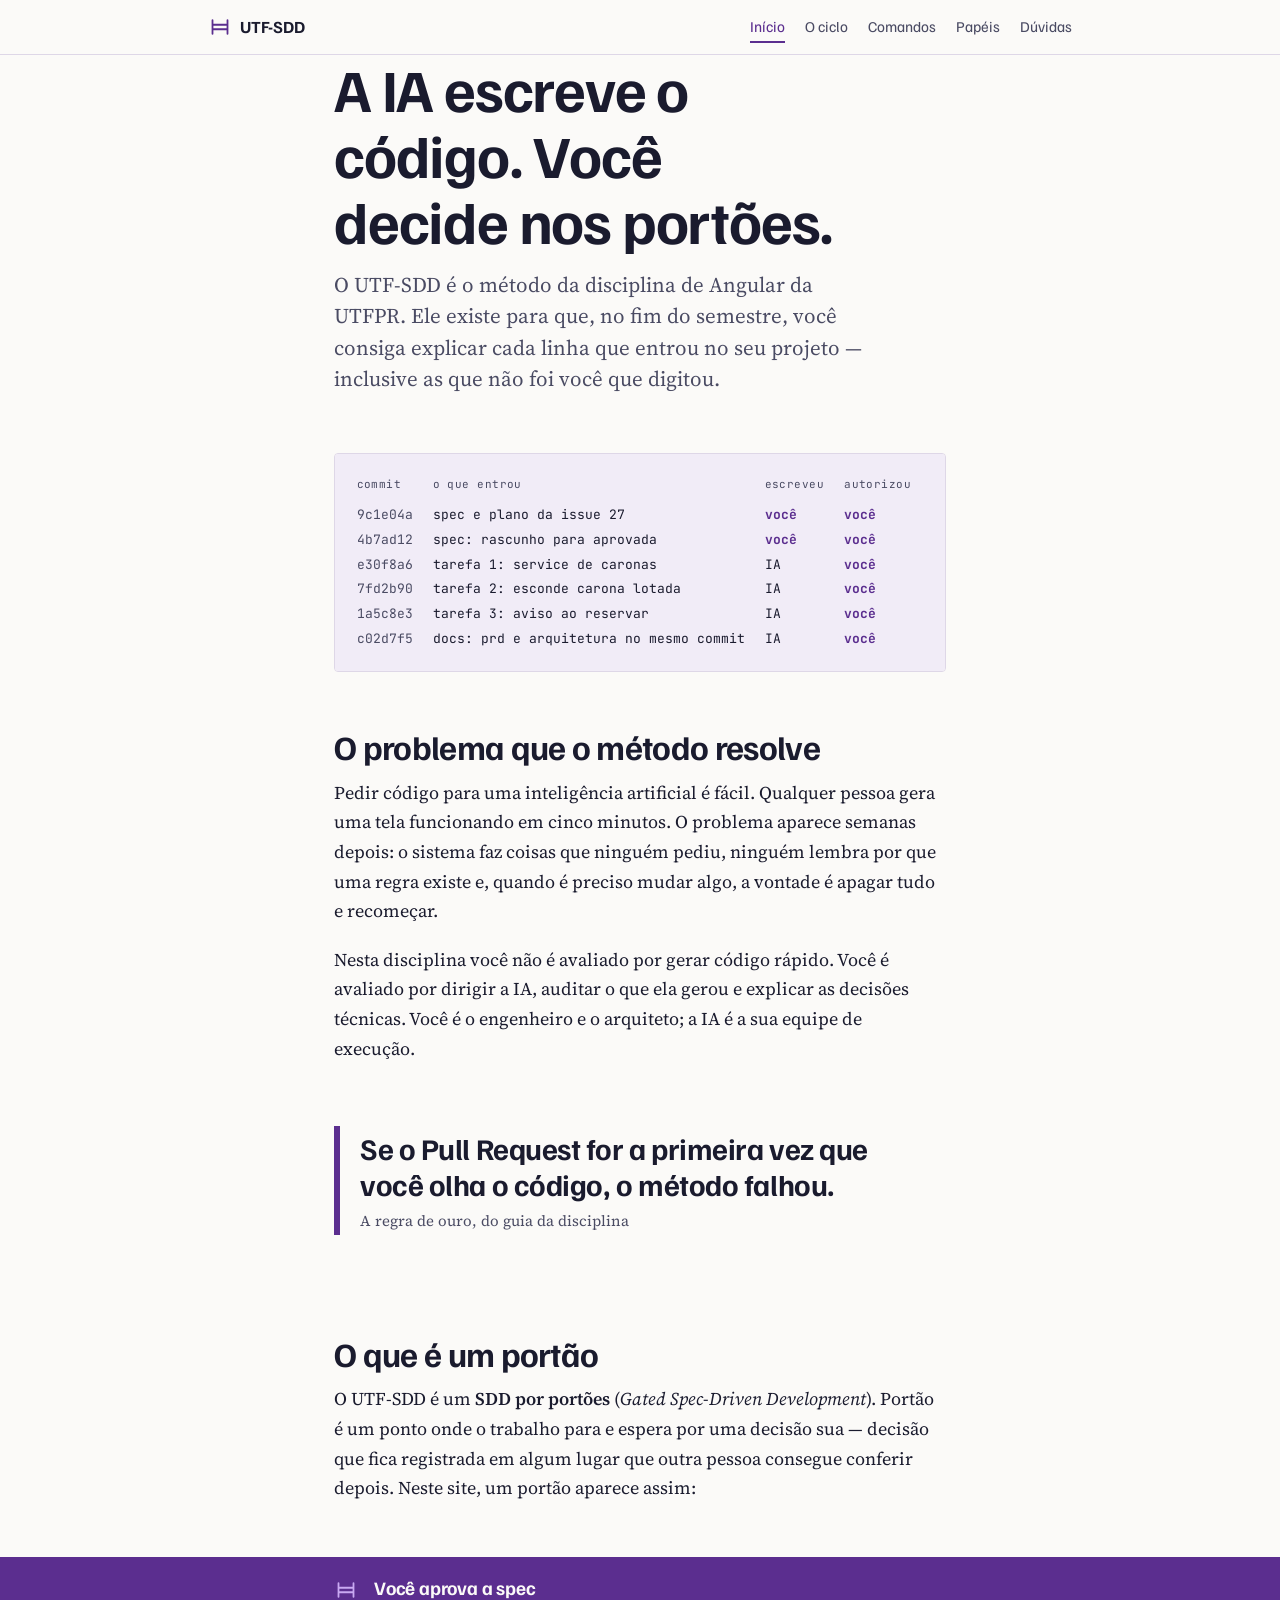
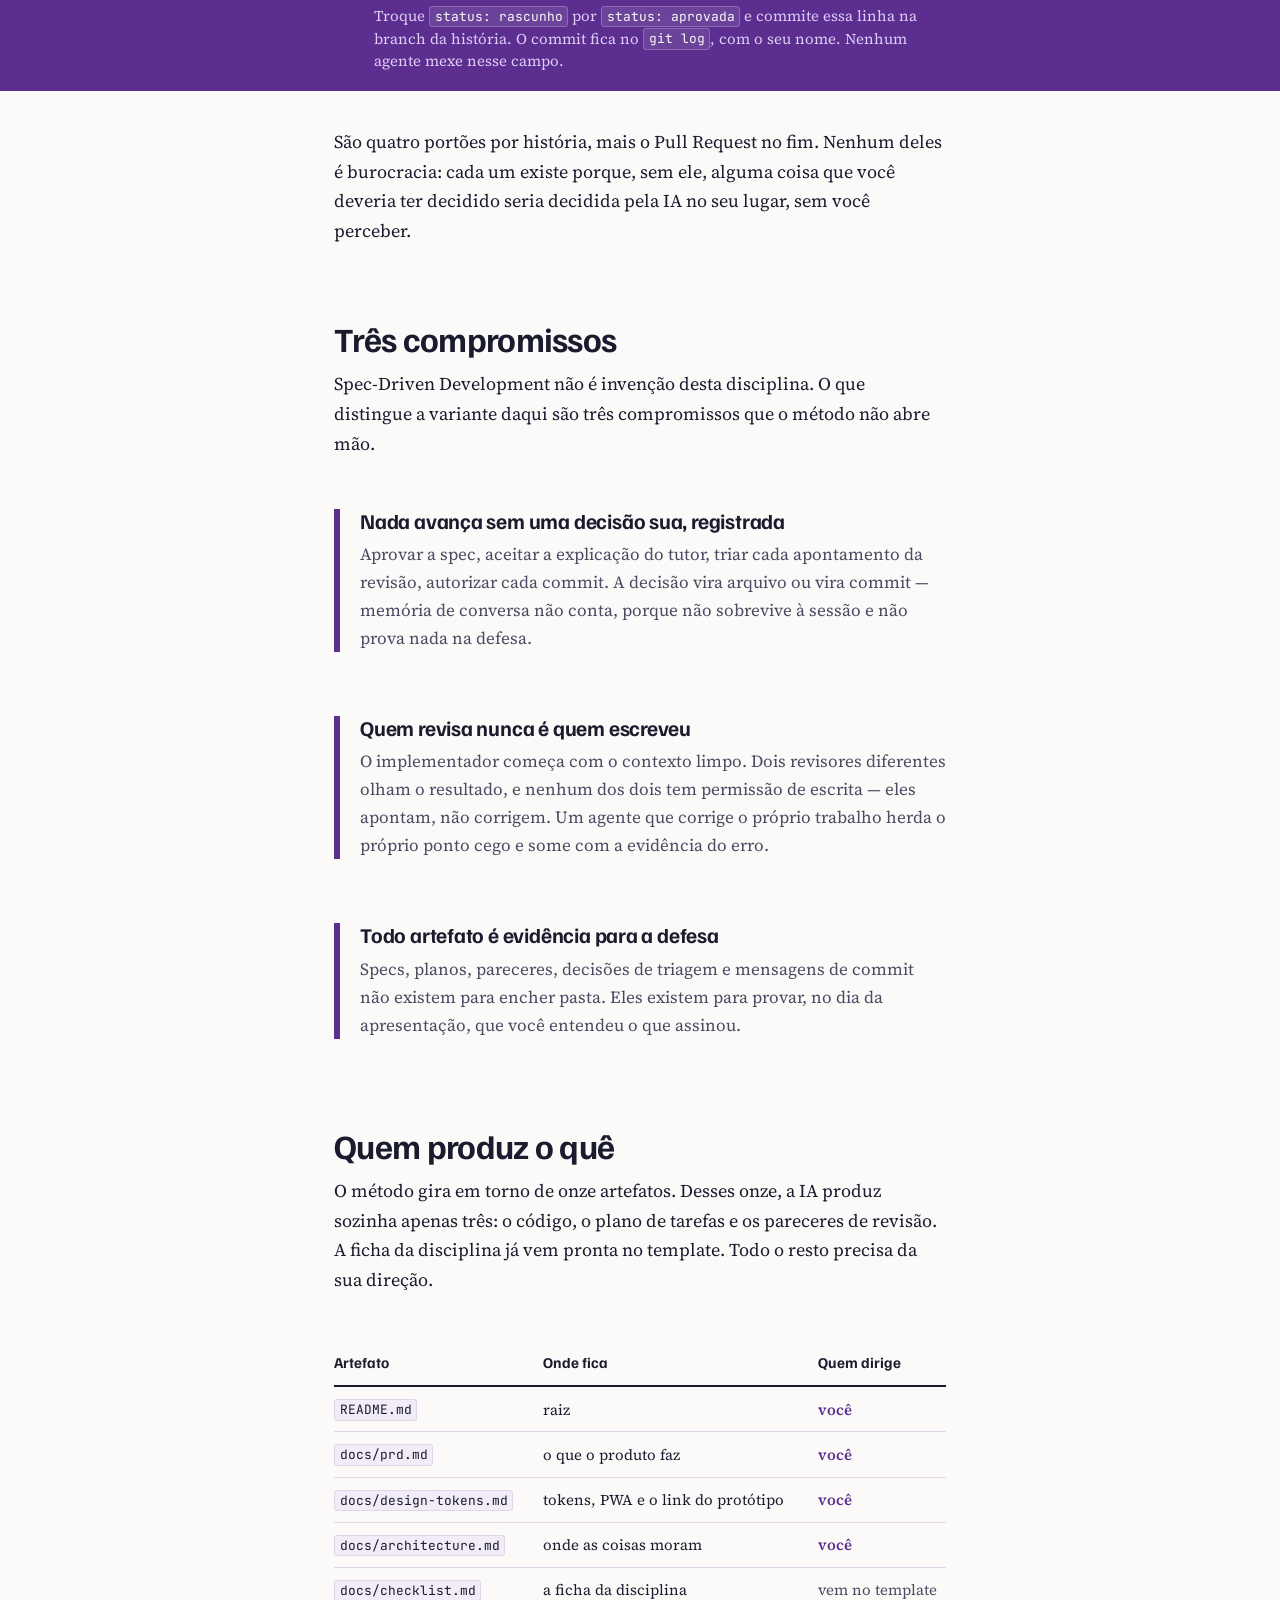
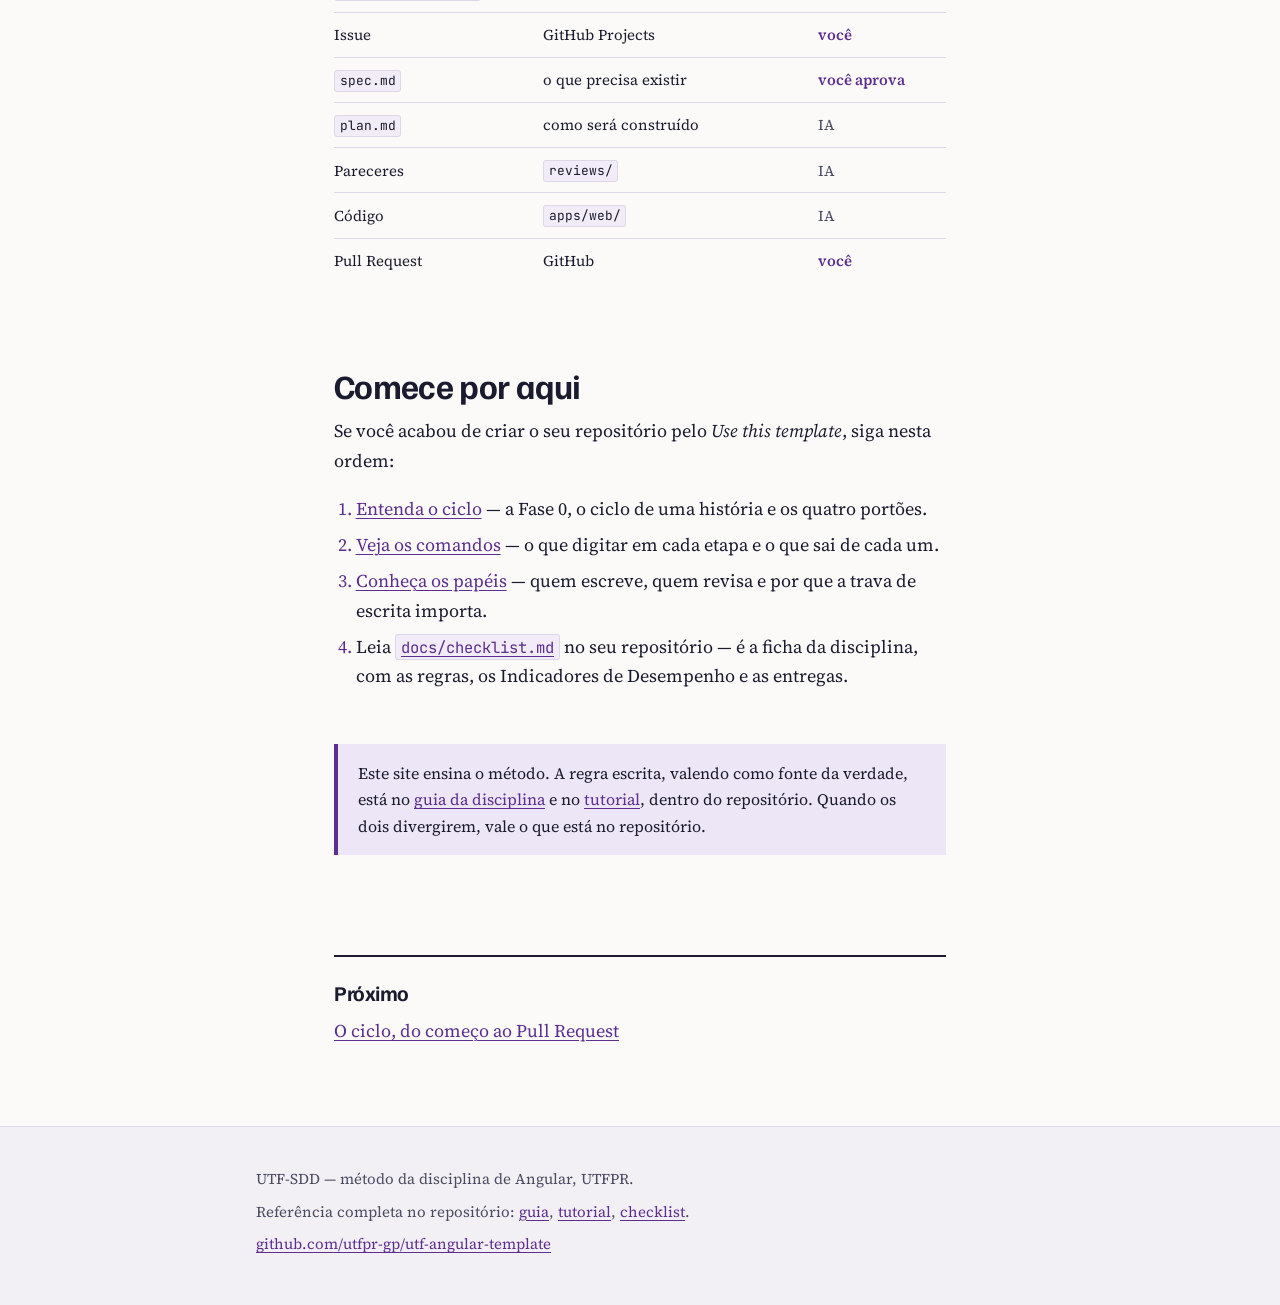
<file: site/index.html>
<!doctype html>
<html lang="pt-BR">
<head>
<meta charset="utf-8">
<meta name="viewport" content="width=device-width, initial-scale=1">
<title>UTF-SDD — a IA escreve o código, você decide nos portões</title>
<meta name="description" content="O método da disciplina de Angular da UTFPR: desenvolvimento dirigido por especificação, com portões de decisão humana registrada.">
<link rel="icon" href="assets/portao.svg" type="image/svg+xml">
<link rel="preconnect" href="https://fonts.googleapis.com">
<link rel="preconnect" href="https://fonts.gstatic.com" crossorigin>
<link rel="stylesheet" href="https://fonts.googleapis.com/css2?family=Familjen+Grotesk:wght@400;700&amp;family=JetBrains+Mono:wght@400;700&amp;family=Source+Serif+4:ital,opsz,wght@0,8..60,400;0,8..60,600;1,8..60,400&amp;display=swap">
<link rel="stylesheet" href="assets/estilo.css">
</head>
<body>

<header class="topo">
  <div class="topo-interno">
    <a class="selo" href="index.html">
      <svg class="marca" viewBox="0 0 32 24" aria-hidden="true"><path d="M6 3v18M26 3v18M6 9h20M6 15h20"/></svg>
      UTF-SDD
    </a>
    <nav aria-label="Seções do site">
      <a href="index.html" aria-current="page">Início</a>
      <a href="ciclo.html">O ciclo</a>
      <a href="comandos.html">Comandos</a>
      <a href="papeis.html">Papéis</a>
      <a href="duvidas.html">Dúvidas</a>
    </nav>
  </div>
</header>

<main class="pagina">

  <h1>A IA escreve o código. Você decide nos portões.</h1>

  <p class="abertura">O UTF-SDD é o método da disciplina de Angular da UTFPR.
  Ele existe para que, no fim do semestre, você consiga explicar cada linha que entrou
  no seu projeto — inclusive as que não foi você que digitou.</p>

  <div class="registro">
    <table>
      <caption hidden>Histórico de uma branch conduzida pelo método</caption>
      <thead>
        <tr><th scope="col">commit</th><th scope="col">o que entrou</th><th scope="col">escreveu</th><th scope="col">autorizou</th></tr>
      </thead>
      <tbody>
        <tr><td class="hash">9c1e04a</td><td>spec e plano da issue 27</td><td class="assina">você</td><td class="assina">você</td></tr>
        <tr><td class="hash">4b7ad12</td><td>spec: rascunho para aprovada</td><td class="assina">você</td><td class="assina">você</td></tr>
        <tr><td class="hash">e30f8a6</td><td>tarefa 1: service de caronas</td><td>IA</td><td class="assina">você</td></tr>
        <tr><td class="hash">7fd2b90</td><td>tarefa 2: esconde carona lotada</td><td>IA</td><td class="assina">você</td></tr>
        <tr><td class="hash">1a5c8e3</td><td>tarefa 3: aviso ao reservar</td><td>IA</td><td class="assina">você</td></tr>
        <tr><td class="hash">c02d7f5</td><td>docs: prd e arquitetura no mesmo commit</td><td>IA</td><td class="assina">você</td></tr>
      </tbody>
    </table>
  </div>

  <h2>O problema que o método resolve</h2>

  <p>Pedir código para uma inteligência artificial é fácil. Qualquer pessoa gera uma tela
  funcionando em cinco minutos. O problema aparece semanas depois: o sistema faz coisas que
  ninguém pediu, ninguém lembra por que uma regra existe e, quando é preciso mudar algo, a
  vontade é apagar tudo e recomeçar.</p>

  <p>Nesta disciplina você não é avaliado por gerar código rápido. Você é avaliado por
  dirigir a IA, auditar o que ela gerou e explicar as decisões técnicas. Você é o engenheiro
  e o arquiteto; a IA é a sua equipe de execução.</p>

  <p class="regra">Se o Pull Request for a primeira vez que você olha o código, o método falhou.
  <cite>A regra de ouro, do guia da disciplina</cite></p>

  <h2>O que é um portão</h2>

  <p>O UTF-SDD é um <strong>SDD por portões</strong> (<i>Gated Spec-Driven Development</i>).
  Portão é um ponto onde o trabalho para e espera por uma decisão sua — decisão que fica
  registrada em algum lugar que outra pessoa consegue conferir depois. Neste site, um portão
  aparece assim:</p>

  <div class="portao sangra">
    <div class="portao-interno">
      <svg class="marca" viewBox="0 0 32 24" aria-hidden="true"><path d="M6 3v18M26 3v18M6 9h20M6 15h20"/></svg>
      <b>Você aprova a spec</b>
      <span>Troque <code>status: rascunho</code> por <code>status: aprovada</code> e commite essa linha na branch da história. O commit fica no <code>git log</code>, com o seu nome. Nenhum agente mexe nesse campo.</span>
    </div>
  </div>

  <p>São quatro portões por história, mais o Pull Request no fim. Nenhum deles é burocracia:
  cada um existe porque, sem ele, alguma coisa que você deveria ter decidido seria decidida
  pela IA no seu lugar, sem você perceber.</p>

  <h2>Três compromissos</h2>

  <p>Spec-Driven Development não é invenção desta disciplina. O que distingue a variante
  daqui são três compromissos que o método não abre mão.</p>

  <div class="compromisso">
    <h3>Nada avança sem uma decisão sua, registrada</h3>
    <p>Aprovar a spec, aceitar a explicação do tutor, triar cada apontamento da revisão,
    autorizar cada commit. A decisão vira arquivo ou vira commit — memória de conversa não
    conta, porque não sobrevive à sessão e não prova nada na defesa.</p>
  </div>

  <div class="compromisso">
    <h3>Quem revisa nunca é quem escreveu</h3>
    <p>O implementador começa com o contexto limpo. Dois revisores diferentes olham o
    resultado, e nenhum dos dois tem permissão de escrita — eles apontam, não corrigem. Um
    agente que corrige o próprio trabalho herda o próprio ponto cego e some com a evidência
    do erro.</p>
  </div>

  <div class="compromisso">
    <h3>Todo artefato é evidência para a defesa</h3>
    <p>Specs, planos, pareceres, decisões de triagem e mensagens de commit não existem para
    encher pasta. Eles existem para provar, no dia da apresentação, que você entendeu o que
    assinou.</p>
  </div>

  <h2>Quem produz o quê</h2>

  <p>O método gira em torno de onze artefatos. Desses onze, a IA produz sozinha apenas três:
  o código, o plano de tarefas e os pareceres de revisão. A ficha da disciplina já vem pronta
  no template. Todo o resto precisa da sua direção.</p>

  <div class="rolagem">
  <table>
    <thead>
      <tr><th scope="col">Artefato</th><th scope="col">Onde fica</th><th scope="col">Quem dirige</th></tr>
    </thead>
    <tbody>
      <tr><td><code>README.md</code></td><td>raiz</td><td class="voce">você</td></tr>
      <tr><td><code>docs/prd.md</code></td><td>o que o produto faz</td><td class="voce">você</td></tr>
      <tr><td><code>docs/design-tokens.md</code></td><td>tokens, PWA e o link do protótipo</td><td class="voce">você</td></tr>
      <tr><td><code>docs/architecture.md</code></td><td>onde as coisas moram</td><td class="voce">você</td></tr>
      <tr><td><code>docs/checklist.md</code></td><td>a ficha da disciplina</td><td class="ia">vem no template</td></tr>
      <tr><td>Issue</td><td>GitHub Projects</td><td class="voce">você</td></tr>
      <tr><td><code>spec.md</code></td><td>o que precisa existir</td><td class="voce">você aprova</td></tr>
      <tr><td><code>plan.md</code></td><td>como será construído</td><td class="ia">IA</td></tr>
      <tr><td>Pareceres</td><td><code>reviews/</code></td><td class="ia">IA</td></tr>
      <tr><td>Código</td><td><code>apps/web/</code></td><td class="ia">IA</td></tr>
      <tr><td>Pull Request</td><td>GitHub</td><td class="voce">você</td></tr>
    </tbody>
  </table>
  </div>

  <h2>Comece por aqui</h2>

  <p>Se você acabou de criar o seu repositório pelo <i>Use this template</i>, siga nesta
  ordem:</p>

  <ol>
    <li><a href="ciclo.html">Entenda o ciclo</a> — a Fase 0, o ciclo de uma história e os quatro portões.</li>
    <li><a href="comandos.html">Veja os comandos</a> — o que digitar em cada etapa e o que sai de cada um.</li>
    <li><a href="papeis.html">Conheça os papéis</a> — quem escreve, quem revisa e por que a trava de escrita importa.</li>
    <li>Leia <a href="https://github.com/utfpr-gp/utf-angular-template/blob/main/docs/checklist.md"><code>docs/checklist.md</code></a> no seu repositório — é a ficha da disciplina, com as regras, os Indicadores de Desempenho e as entregas.</li>
  </ol>

  <p class="nota">Este site ensina o método. A regra escrita, valendo como fonte da verdade,
  está no <a href="https://github.com/utfpr-gp/utf-angular-template/blob/main/docs/guia-sdd.md">guia da disciplina</a> e no
  <a href="https://github.com/utfpr-gp/utf-angular-template/blob/main/docs/tutorial-sdd.md">tutorial</a>, dentro do repositório. Quando os dois
  divergirem, vale o que está no repositório.</p>

  <div class="adiante">
    <h2>Próximo</h2>
    <p><a href="ciclo.html">O ciclo, do começo ao Pull Request</a></p>
  </div>

</main>

<footer class="rodape">
  <div class="rodape-interno">
    <p>UTF-SDD — método da disciplina de Angular, UTFPR.</p>
    <p>Referência completa no repositório: <a href="https://github.com/utfpr-gp/utf-angular-template/blob/main/docs/guia-sdd.md">guia</a>, <a href="https://github.com/utfpr-gp/utf-angular-template/blob/main/docs/tutorial-sdd.md">tutorial</a>, <a href="https://github.com/utfpr-gp/utf-angular-template/blob/main/docs/checklist.md">checklist</a>.</p>
    <p><a href="https://github.com/utfpr-gp/utf-angular-template">github.com/utfpr-gp/utf-angular-template</a></p>
  </div>
</footer>

</body>
</html>
</file>
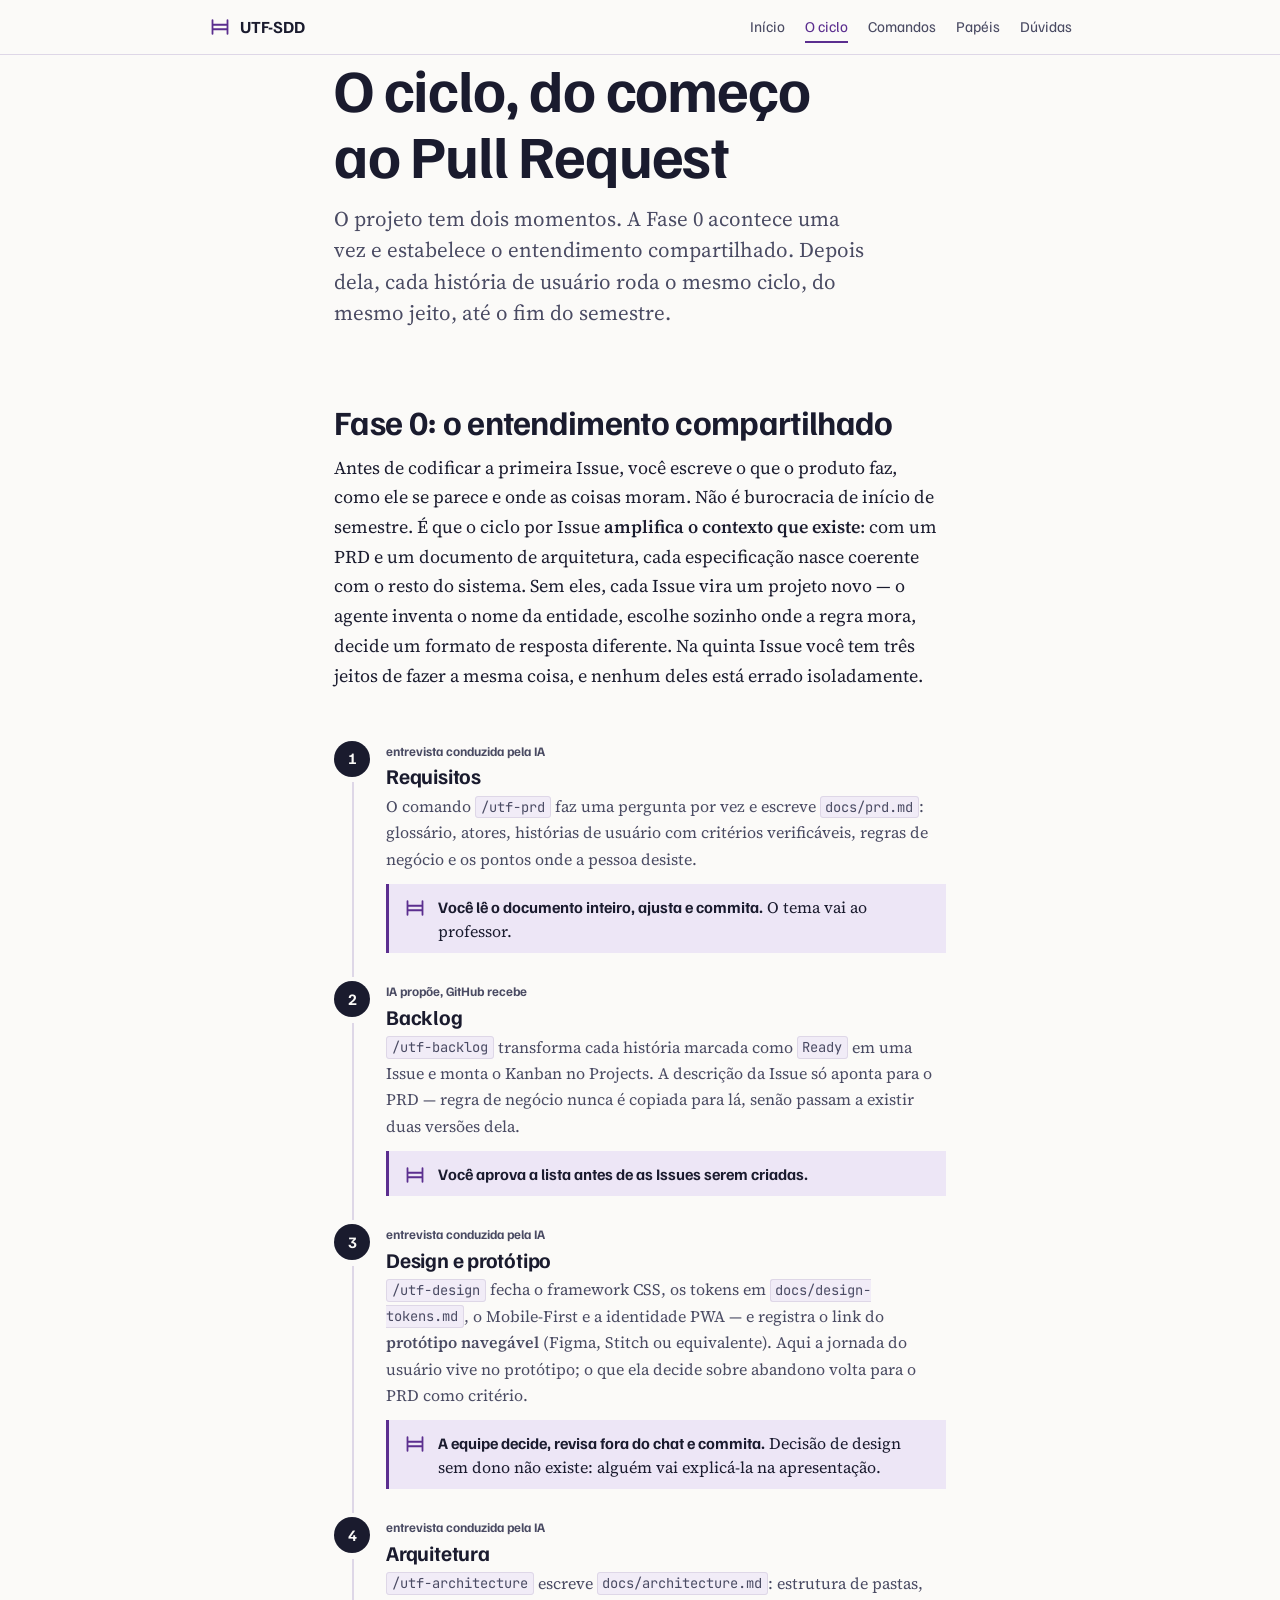
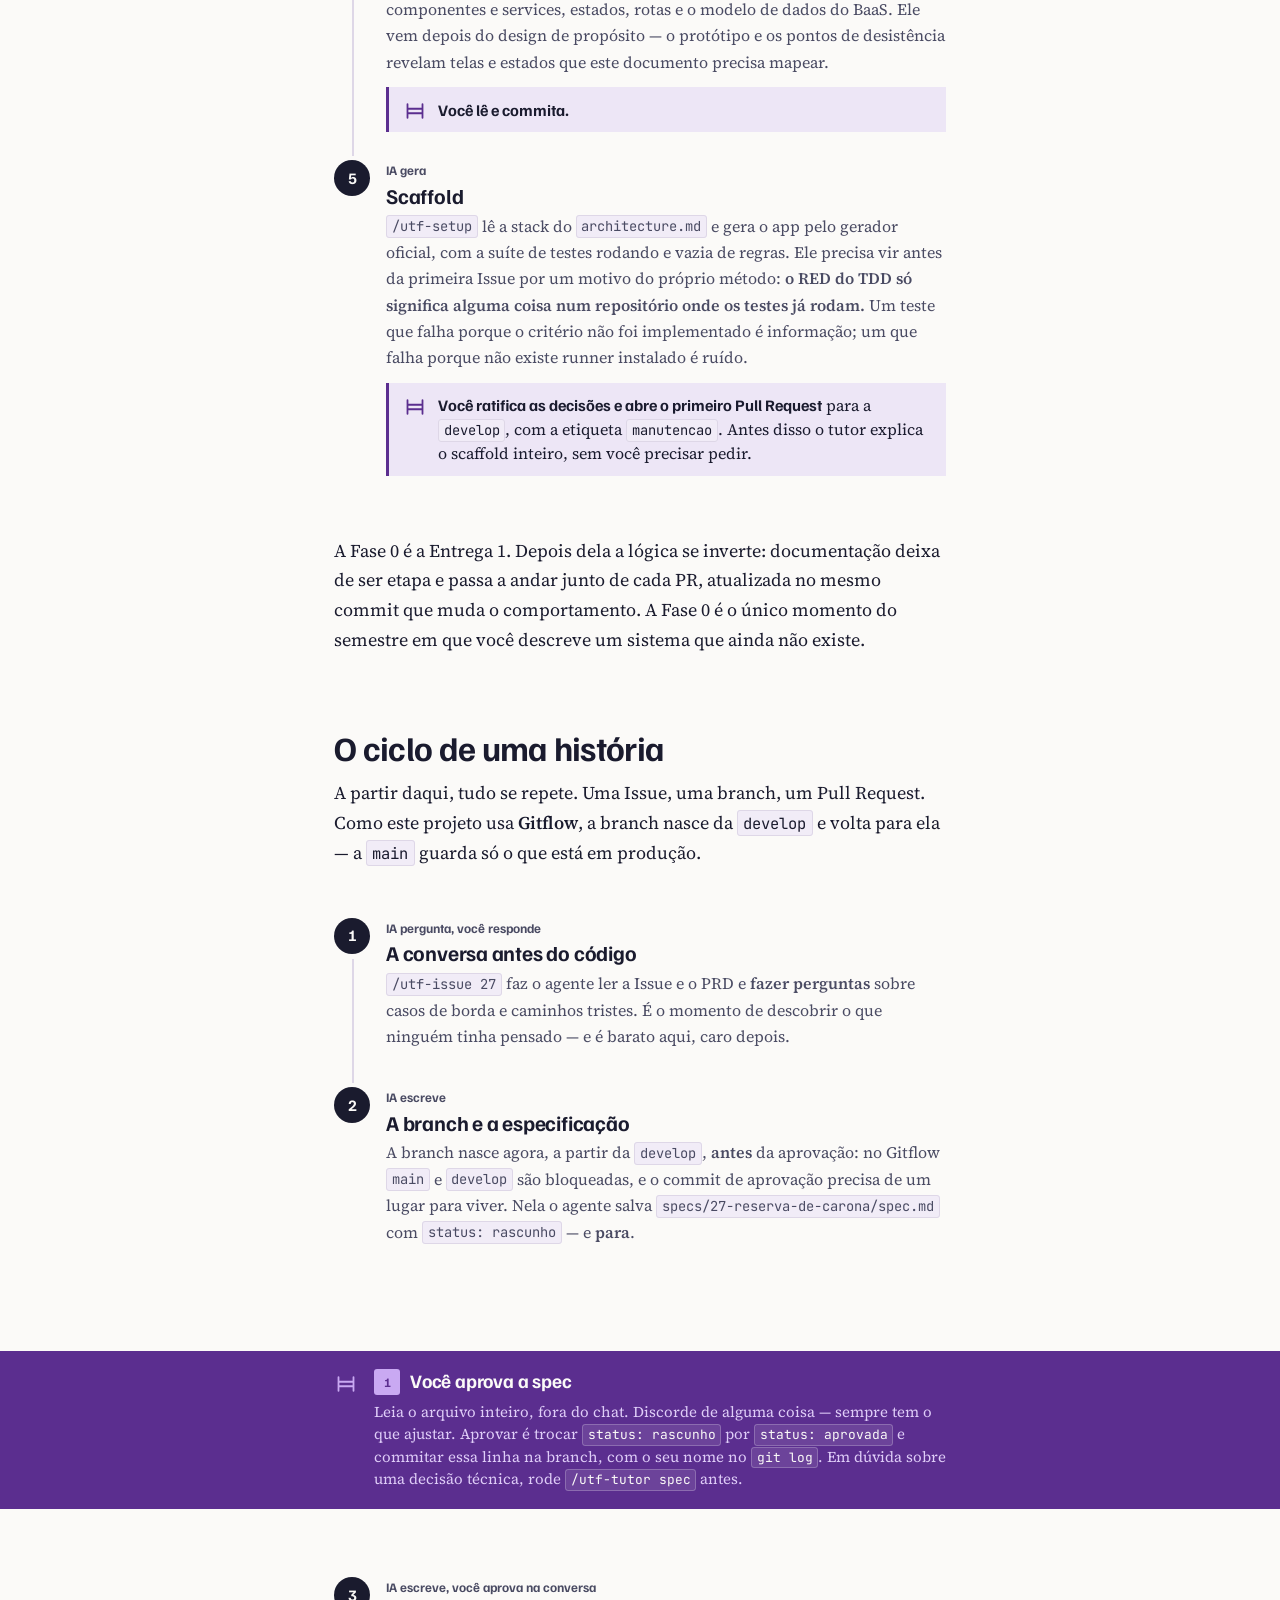
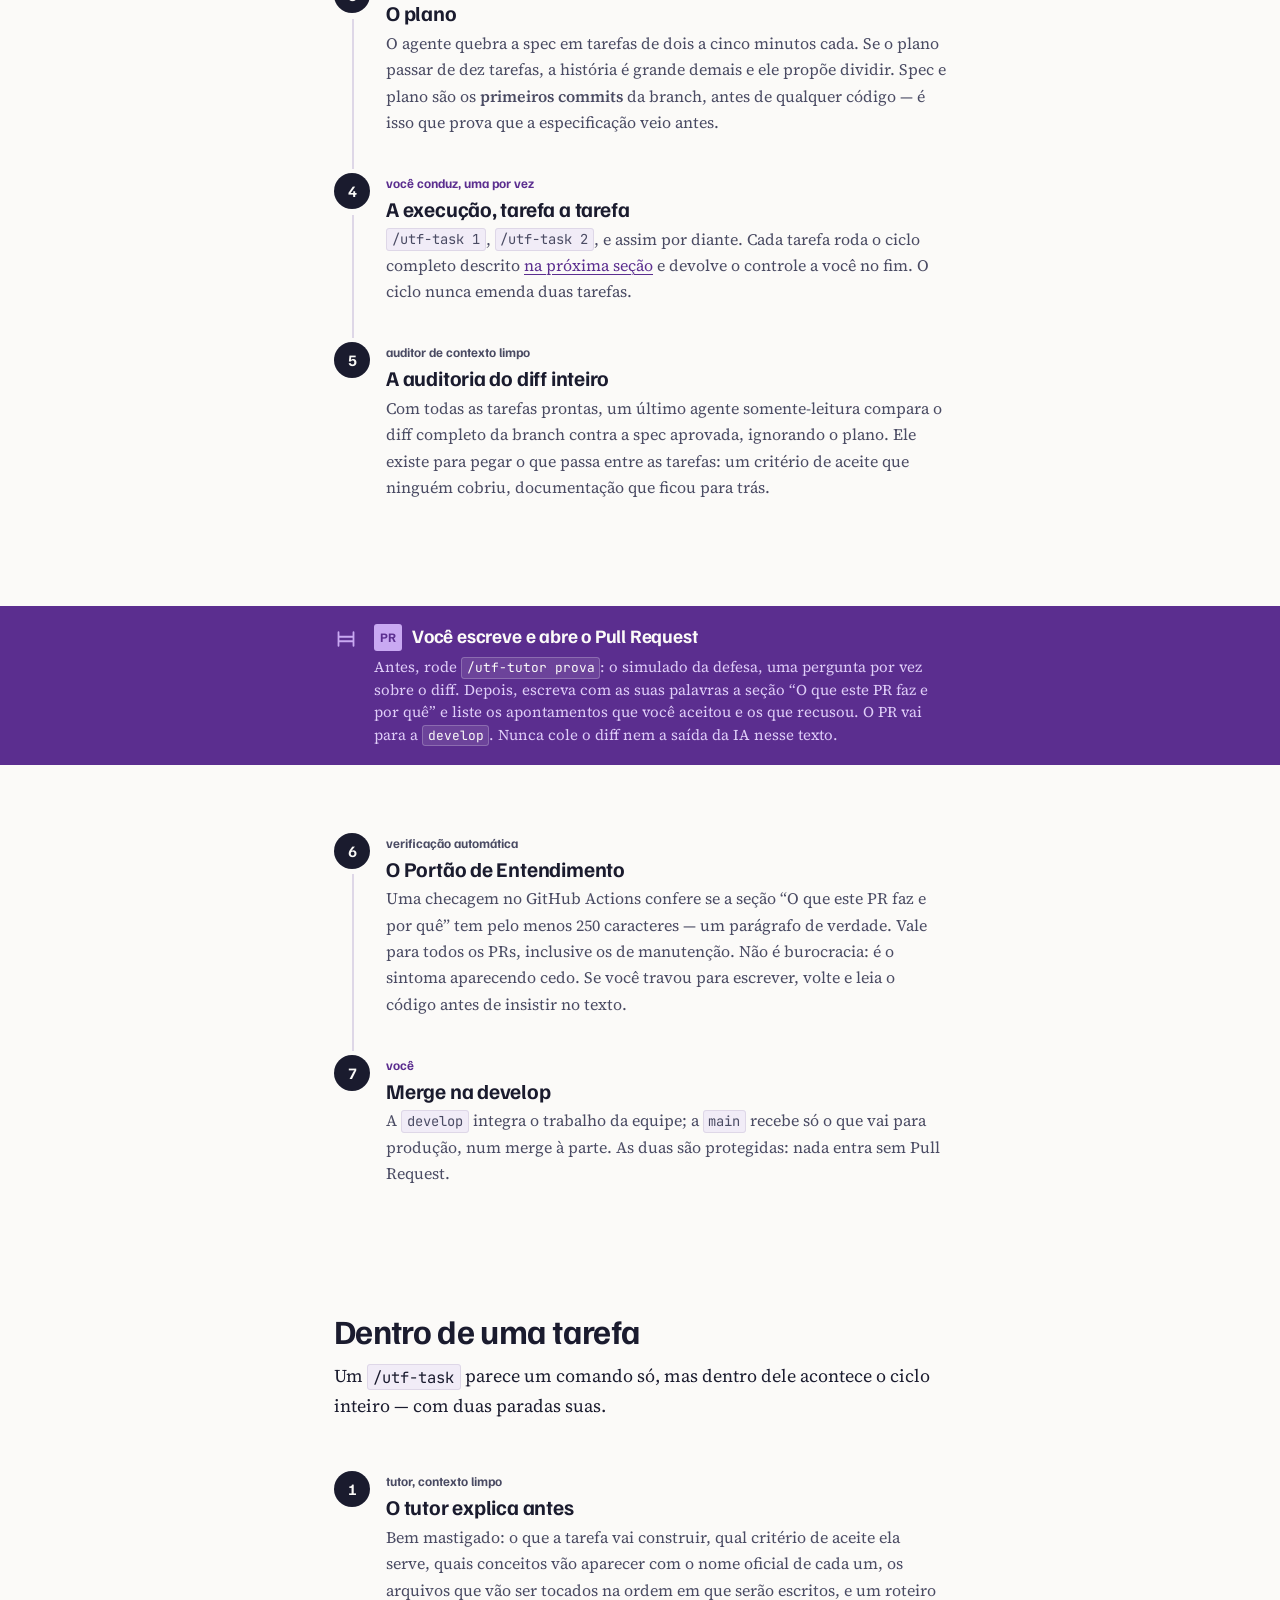
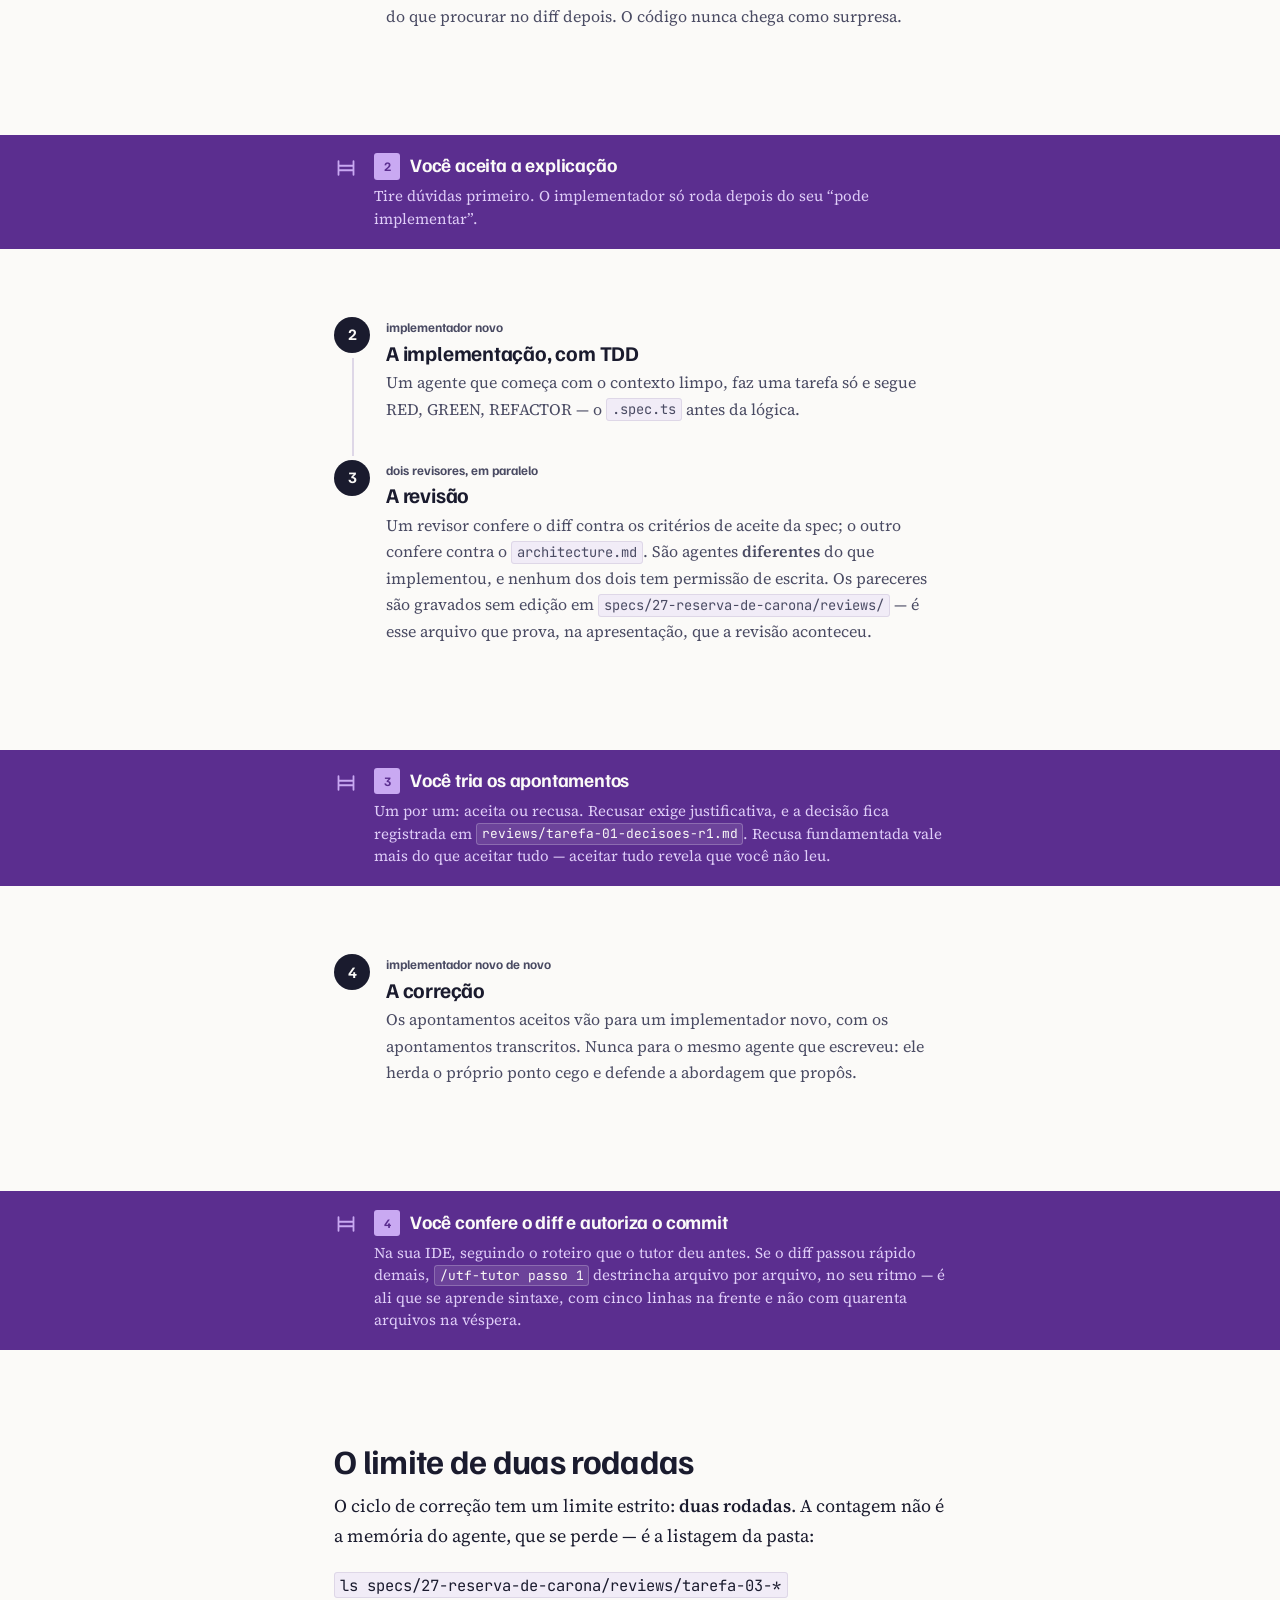
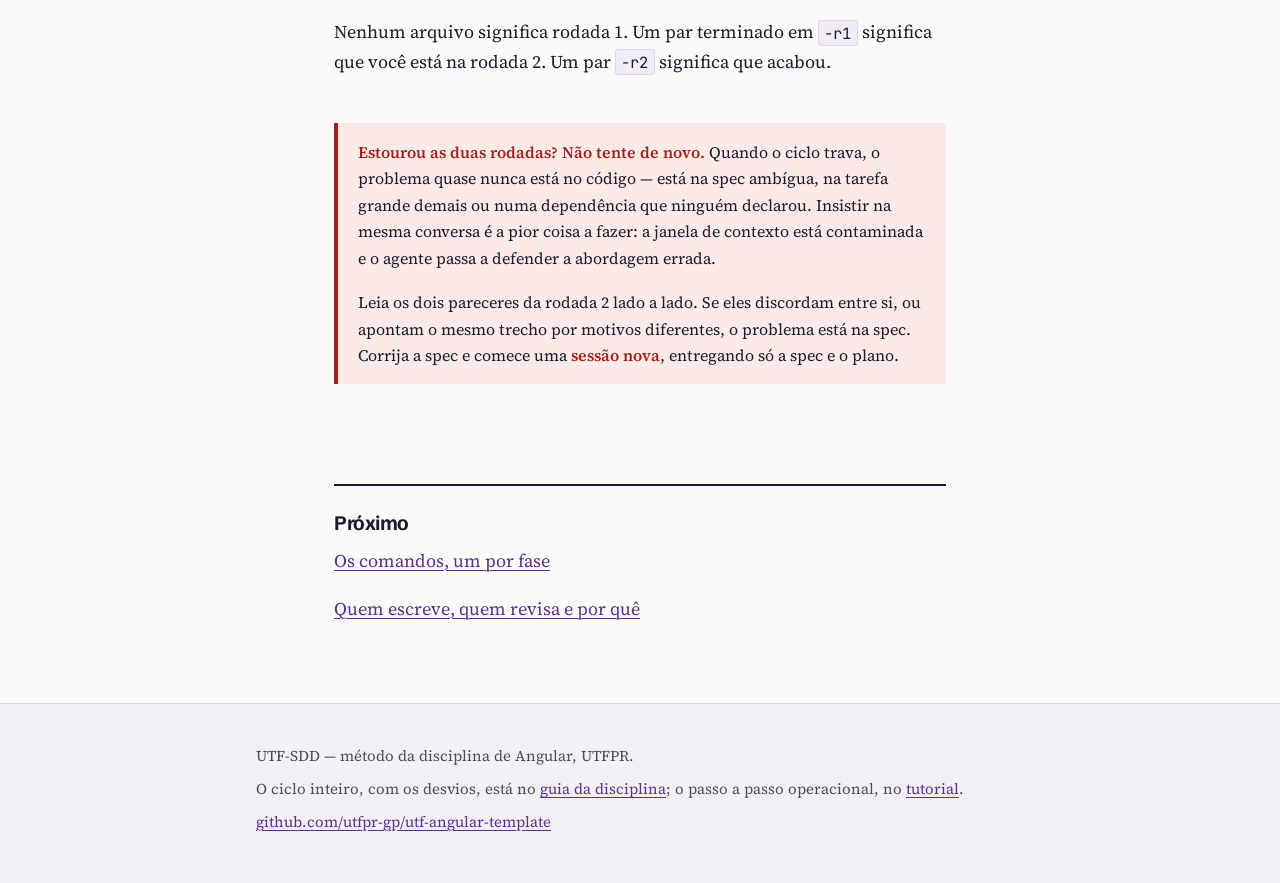
<file: site/ciclo.html>
<!doctype html>
<html lang="pt-BR">
<head>
<meta charset="utf-8">
<meta name="viewport" content="width=device-width, initial-scale=1">
<title>O ciclo — UTF-SDD</title>
<meta name="description" content="A Fase 0, o ciclo de uma história e os quatro portões de decisão do método UTF-SDD.">
<link rel="icon" href="assets/portao.svg" type="image/svg+xml">
<link rel="preconnect" href="https://fonts.googleapis.com">
<link rel="preconnect" href="https://fonts.gstatic.com" crossorigin>
<link rel="stylesheet" href="https://fonts.googleapis.com/css2?family=Familjen+Grotesk:wght@400;700&amp;family=JetBrains+Mono:wght@400;700&amp;family=Source+Serif+4:ital,opsz,wght@0,8..60,400;0,8..60,600;1,8..60,400&amp;display=swap">
<link rel="stylesheet" href="assets/estilo.css">
</head>
<body>

<header class="topo">
  <div class="topo-interno">
    <a class="selo" href="index.html">
      <svg class="marca" viewBox="0 0 32 24" aria-hidden="true"><path d="M6 3v18M26 3v18M6 9h20M6 15h20"/></svg>
      UTF-SDD
    </a>
    <nav aria-label="Seções do site">
      <a href="index.html">Início</a>
      <a href="ciclo.html" aria-current="page">O ciclo</a>
      <a href="comandos.html">Comandos</a>
      <a href="papeis.html">Papéis</a>
      <a href="duvidas.html">Dúvidas</a>
    </nav>
  </div>
</header>

<main class="pagina">

  <h1>O ciclo, do começo ao Pull Request</h1>

  <p class="abertura">O projeto tem dois momentos. A Fase 0 acontece uma vez e estabelece o
  entendimento compartilhado. Depois dela, cada história de usuário roda o mesmo ciclo, do
  mesmo jeito, até o fim do semestre.</p>

  <h2>Fase 0: o entendimento compartilhado</h2>

  <p>Antes de codificar a primeira Issue, você escreve o que o produto faz, como ele se
  parece e onde as coisas moram. Não é burocracia de início de semestre. É que o ciclo por
  Issue <strong>amplifica o contexto que existe</strong>: com um PRD e um documento de
  arquitetura, cada especificação nasce coerente com o resto do sistema. Sem eles, cada Issue
  vira um projeto novo — o agente inventa o nome da entidade, escolhe sozinho onde a regra
  mora, decide um formato de resposta diferente. Na quinta Issue você tem três jeitos de
  fazer a mesma coisa, e nenhum deles está errado isoladamente.</p>

  <ol class="fluxo">
    <li>
      <span class="quem eh-ia">entrevista conduzida pela IA</span>
      <h3>Requisitos</h3>
      <p>O comando <code>/utf-prd</code> faz uma pergunta por vez e escreve
      <code>docs/prd.md</code>: glossário, atores, histórias de usuário com critérios
      verificáveis, regras de negócio e os pontos onde a pessoa desiste.</p>
      <div class="decide">
        <svg class="marca" viewBox="0 0 32 24" aria-hidden="true"><path d="M6 3v18M26 3v18M6 9h20M6 15h20"/></svg>
        <p><b>Você lê o documento inteiro, ajusta e commita.</b> O tema vai ao professor.</p>
      </div>
    </li>
    <li>
      <span class="quem eh-ia">IA propõe, GitHub recebe</span>
      <h3>Backlog</h3>
      <p><code>/utf-backlog</code> transforma cada história marcada como <code>Ready</code> em
      uma Issue e monta o Kanban no Projects. A descrição da Issue só aponta para o PRD —
      regra de negócio nunca é copiada para lá, senão passam a existir duas versões dela.</p>
      <div class="decide">
        <svg class="marca" viewBox="0 0 32 24" aria-hidden="true"><path d="M6 3v18M26 3v18M6 9h20M6 15h20"/></svg>
        <p><b>Você aprova a lista antes de as Issues serem criadas.</b></p>
      </div>
    </li>
    <li>
      <span class="quem eh-ia">entrevista conduzida pela IA</span>
      <h3>Design e protótipo</h3>
      <p><code>/utf-design</code> fecha o framework CSS, os tokens em
      <code>docs/design-tokens.md</code>, o Mobile-First e a identidade PWA — e registra o
      link do <strong>protótipo navegável</strong> (Figma, Stitch ou equivalente). Aqui a
      jornada do usuário vive no protótipo; o que ela decide sobre abandono volta para o
      PRD como critério.</p>
      <div class="decide">
        <svg class="marca" viewBox="0 0 32 24" aria-hidden="true"><path d="M6 3v18M26 3v18M6 9h20M6 15h20"/></svg>
        <p><b>A equipe decide, revisa fora do chat e commita.</b> Decisão de design sem dono não existe: alguém vai explicá-la na apresentação.</p>
      </div>
    </li>
    <li>
      <span class="quem eh-ia">entrevista conduzida pela IA</span>
      <h3>Arquitetura</h3>
      <p><code>/utf-architecture</code> escreve <code>docs/architecture.md</code>: estrutura
      de pastas, componentes e services, estados, rotas e o modelo de dados do BaaS. Ele vem
      depois do design de propósito — o protótipo e os pontos de desistência revelam telas e
      estados que este documento precisa mapear.</p>
      <div class="decide">
        <svg class="marca" viewBox="0 0 32 24" aria-hidden="true"><path d="M6 3v18M26 3v18M6 9h20M6 15h20"/></svg>
        <p><b>Você lê e commita.</b></p>
      </div>
    </li>
    <li>
      <span class="quem eh-ia">IA gera</span>
      <h3>Scaffold</h3>
      <p><code>/utf-setup</code> lê a stack do <code>architecture.md</code> e gera o app pelo
      gerador oficial, com a suíte de testes rodando e vazia de regras. Ele precisa vir antes
      da primeira Issue por um motivo do próprio método: <strong>o RED do TDD só significa
      alguma coisa num repositório onde os testes já rodam.</strong> Um teste que falha
      porque o critério não foi implementado é informação; um que falha porque não existe
      runner instalado é ruído.</p>
      <div class="decide">
        <svg class="marca" viewBox="0 0 32 24" aria-hidden="true"><path d="M6 3v18M26 3v18M6 9h20M6 15h20"/></svg>
        <p><b>Você ratifica as decisões e abre o primeiro Pull Request</b> para a <code>develop</code>, com a etiqueta <code>manutencao</code>. Antes disso o tutor explica o scaffold inteiro, sem você precisar pedir.</p>
      </div>
    </li>
  </ol>

  <p>A Fase 0 é a Entrega 1. Depois dela a lógica se inverte: documentação deixa de ser etapa
  e passa a andar junto de cada PR, atualizada no mesmo commit que muda o comportamento.
  A Fase 0 é o único momento do semestre em que você descreve um sistema que ainda não
  existe.</p>

  <h2>O ciclo de uma história</h2>

  <p>A partir daqui, tudo se repete. Uma Issue, uma branch, um Pull Request. Como este projeto
  usa <strong>Gitflow</strong>, a branch nasce da <code>develop</code> e volta para ela — a
  <code>main</code> guarda só o que está em produção.</p>

  <ol class="fluxo">
    <li>
      <span class="quem eh-ia">IA pergunta, você responde</span>
      <h3>A conversa antes do código</h3>
      <p><code>/utf-issue 27</code> faz o agente ler a Issue e o PRD e <strong>fazer
      perguntas</strong> sobre casos de borda e caminhos tristes. É o momento de descobrir o
      que ninguém tinha pensado — e é barato aqui, caro depois.</p>
    </li>
    <li>
      <span class="quem eh-ia">IA escreve</span>
      <h3>A branch e a especificação</h3>
      <p>A branch nasce agora, a partir da <code>develop</code>, <strong>antes</strong> da
      aprovação: no Gitflow <code>main</code> e <code>develop</code> são bloqueadas, e o
      commit de aprovação precisa de um lugar para viver. Nela o agente salva
      <code>specs/27-reserva-de-carona/spec.md</code> com <code>status: rascunho</code> — e
      <strong>para</strong>.</p>
    </li>
  </ol>

  <div class="portao sangra">
    <div class="portao-interno">
      <svg class="marca" viewBox="0 0 32 24" aria-hidden="true"><path d="M6 3v18M26 3v18M6 9h20M6 15h20"/></svg>
      <b><i>1</i>Você aprova a spec</b>
      <span>Leia o arquivo inteiro, fora do chat. Discorde de alguma coisa — sempre tem o que ajustar. Aprovar é trocar <code>status: rascunho</code> por <code>status: aprovada</code> e commitar essa linha na branch, com o seu nome no <code>git log</code>. Em dúvida sobre uma decisão técnica, rode <code>/utf-tutor spec</code> antes.</span>
    </div>
  </div>

  <ol class="fluxo" style="counter-reset: etapa 2">
    <li>
      <span class="quem eh-ia">IA escreve, você aprova na conversa</span>
      <h3>O plano</h3>
      <p>O agente quebra a spec em tarefas de dois a cinco minutos cada. Se o plano passar de
      dez tarefas, a história é grande demais e ele propõe dividir. Spec e plano são os
      <strong>primeiros commits</strong> da branch, antes de qualquer código — é isso que
      prova que a especificação veio antes.</p>
    </li>
    <li>
      <span class="quem">você conduz, uma por vez</span>
      <h3>A execução, tarefa a tarefa</h3>
      <p><code>/utf-task 1</code>, <code>/utf-task 2</code>, e assim por diante. Cada tarefa
      roda o ciclo completo descrito <a href="#tarefa">na próxima seção</a> e devolve o
      controle a você no fim. O ciclo nunca emenda duas tarefas.</p>
    </li>
    <li>
      <span class="quem eh-ia">auditor de contexto limpo</span>
      <h3>A auditoria do diff inteiro</h3>
      <p>Com todas as tarefas prontas, um último agente somente-leitura compara o diff
      completo da branch contra a spec aprovada, ignorando o plano. Ele existe para pegar o
      que passa entre as tarefas: um critério de aceite que ninguém cobriu, documentação que
      ficou para trás.</p>
    </li>
  </ol>

  <div class="portao sangra">
    <div class="portao-interno">
      <svg class="marca" viewBox="0 0 32 24" aria-hidden="true"><path d="M6 3v18M26 3v18M6 9h20M6 15h20"/></svg>
      <b><i>PR</i>Você escreve e abre o Pull Request</b>
      <span>Antes, rode <code>/utf-tutor prova</code>: o simulado da defesa, uma pergunta por vez sobre o diff. Depois, escreva com as suas palavras a seção “O que este PR faz e por quê” e liste os apontamentos que você aceitou e os que recusou. O PR vai para a <code>develop</code>. Nunca cole o diff nem a saída da IA nesse texto.</span>
    </div>
  </div>

  <ol class="fluxo" style="counter-reset: etapa 5">
    <li>
      <span class="quem eh-ia">verificação automática</span>
      <h3>O Portão de Entendimento</h3>
      <p>Uma checagem no GitHub Actions confere se a seção “O que este PR faz e por quê” tem
      pelo menos 250 caracteres — um parágrafo de verdade. Vale para todos os PRs, inclusive
      os de manutenção. Não é burocracia: é o sintoma aparecendo cedo. Se você travou para
      escrever, volte e leia o código antes de insistir no texto.</p>
    </li>
    <li>
      <span class="quem">você</span>
      <h3>Merge na develop</h3>
      <p>A <code>develop</code> integra o trabalho da equipe; a <code>main</code> recebe só
      o que vai para produção, num merge à parte. As duas são protegidas: nada entra sem
      Pull Request.</p>
    </li>
  </ol>

  <h2 id="tarefa">Dentro de uma tarefa</h2>

  <p>Um <code>/utf-task</code> parece um comando só, mas dentro dele acontece o ciclo inteiro
  — com duas paradas suas.</p>

  <ol class="fluxo">
    <li>
      <span class="quem eh-ia">tutor, contexto limpo</span>
      <h3>O tutor explica antes</h3>
      <p>Bem mastigado: o que a tarefa vai construir, qual critério de aceite ela serve, quais
      conceitos vão aparecer com o nome oficial de cada um, os arquivos que vão ser tocados na
      ordem em que serão escritos, e um roteiro do que procurar no diff depois. O código nunca
      chega como surpresa.</p>
    </li>
  </ol>

  <div class="portao sangra">
    <div class="portao-interno">
      <svg class="marca" viewBox="0 0 32 24" aria-hidden="true"><path d="M6 3v18M26 3v18M6 9h20M6 15h20"/></svg>
      <b><i>2</i>Você aceita a explicação</b>
      <span>Tire dúvidas primeiro. O implementador só roda depois do seu “pode implementar”.</span>
    </div>
  </div>

  <ol class="fluxo" style="counter-reset: etapa 1">
    <li>
      <span class="quem eh-ia">implementador novo</span>
      <h3>A implementação, com TDD</h3>
      <p>Um agente que começa com o contexto limpo, faz uma tarefa só e segue RED, GREEN,
      REFACTOR — o <code>.spec.ts</code> antes da lógica.</p>
    </li>
    <li>
      <span class="quem eh-ia">dois revisores, em paralelo</span>
      <h3>A revisão</h3>
      <p>Um revisor confere o diff contra os critérios de aceite da spec; o outro confere
      contra o <code>architecture.md</code>. São agentes <strong>diferentes</strong> do que
      implementou, e nenhum dos dois tem permissão de escrita. Os pareceres são gravados sem
      edição em <code>specs/27-reserva-de-carona/reviews/</code> — é esse arquivo que prova,
      na apresentação, que a revisão aconteceu.</p>
    </li>
  </ol>

  <div class="portao sangra">
    <div class="portao-interno">
      <svg class="marca" viewBox="0 0 32 24" aria-hidden="true"><path d="M6 3v18M26 3v18M6 9h20M6 15h20"/></svg>
      <b><i>3</i>Você tria os apontamentos</b>
      <span>Um por um: aceita ou recusa. Recusar exige justificativa, e a decisão fica registrada em <code>reviews/tarefa-01-decisoes-r1.md</code>. Recusa fundamentada vale mais do que aceitar tudo — aceitar tudo revela que você não leu.</span>
    </div>
  </div>

  <ol class="fluxo" style="counter-reset: etapa 3">
    <li>
      <span class="quem eh-ia">implementador novo de novo</span>
      <h3>A correção</h3>
      <p>Os apontamentos aceitos vão para um implementador novo, com os apontamentos
      transcritos. Nunca para o mesmo agente que escreveu: ele herda o próprio ponto cego e
      defende a abordagem que propôs.</p>
    </li>
  </ol>

  <div class="portao sangra">
    <div class="portao-interno">
      <svg class="marca" viewBox="0 0 32 24" aria-hidden="true"><path d="M6 3v18M26 3v18M6 9h20M6 15h20"/></svg>
      <b><i>4</i>Você confere o diff e autoriza o commit</b>
      <span>Na sua IDE, seguindo o roteiro que o tutor deu antes. Se o diff passou rápido demais, <code>/utf-tutor passo 1</code> destrincha arquivo por arquivo, no seu ritmo — é ali que se aprende sintaxe, com cinco linhas na frente e não com quarenta arquivos na véspera.</span>
    </div>
  </div>

  <h2>O limite de duas rodadas</h2>

  <p>O ciclo de correção tem um limite estrito: <strong>duas rodadas</strong>. A contagem não
  é a memória do agente, que se perde — é a listagem da pasta:</p>

  <p><code>ls specs/27-reserva-de-carona/reviews/tarefa-03-*</code></p>

  <p>Nenhum arquivo significa rodada 1. Um par terminado em <code>-r1</code> significa que
  você está na rodada 2. Um par <code>-r2</code> significa que acabou.</p>

  <div class="pare">
    <p><strong>Estourou as duas rodadas? Não tente de novo.</strong> Quando o ciclo trava,
    o problema quase nunca está no código — está na spec ambígua, na tarefa grande demais ou
    numa dependência que ninguém declarou. Insistir na mesma conversa é a pior coisa a fazer:
    a janela de contexto está contaminada e o agente passa a defender a abordagem errada.</p>
    <p>Leia os dois pareceres da rodada 2 lado a lado. Se eles discordam entre si, ou apontam
    o mesmo trecho por motivos diferentes, o problema está na spec. Corrija a spec e comece
    uma <strong>sessão nova</strong>, entregando só a spec e o plano.</p>
  </div>

  <div class="adiante">
    <h2>Próximo</h2>
    <p><a href="comandos.html">Os comandos, um por fase</a></p>
    <p><a href="papeis.html">Quem escreve, quem revisa e por quê</a></p>
  </div>

</main>

<footer class="rodape">
  <div class="rodape-interno">
    <p>UTF-SDD — método da disciplina de Angular, UTFPR.</p>
    <p>O ciclo inteiro, com os desvios, está no <a href="https://github.com/utfpr-gp/utf-angular-template/blob/main/docs/guia-sdd.md">guia da disciplina</a>; o passo a passo operacional, no <a href="https://github.com/utfpr-gp/utf-angular-template/blob/main/docs/tutorial-sdd.md">tutorial</a>.</p>
    <p><a href="https://github.com/utfpr-gp/utf-angular-template">github.com/utfpr-gp/utf-angular-template</a></p>
  </div>
</footer>

</body>
</html>
</file>
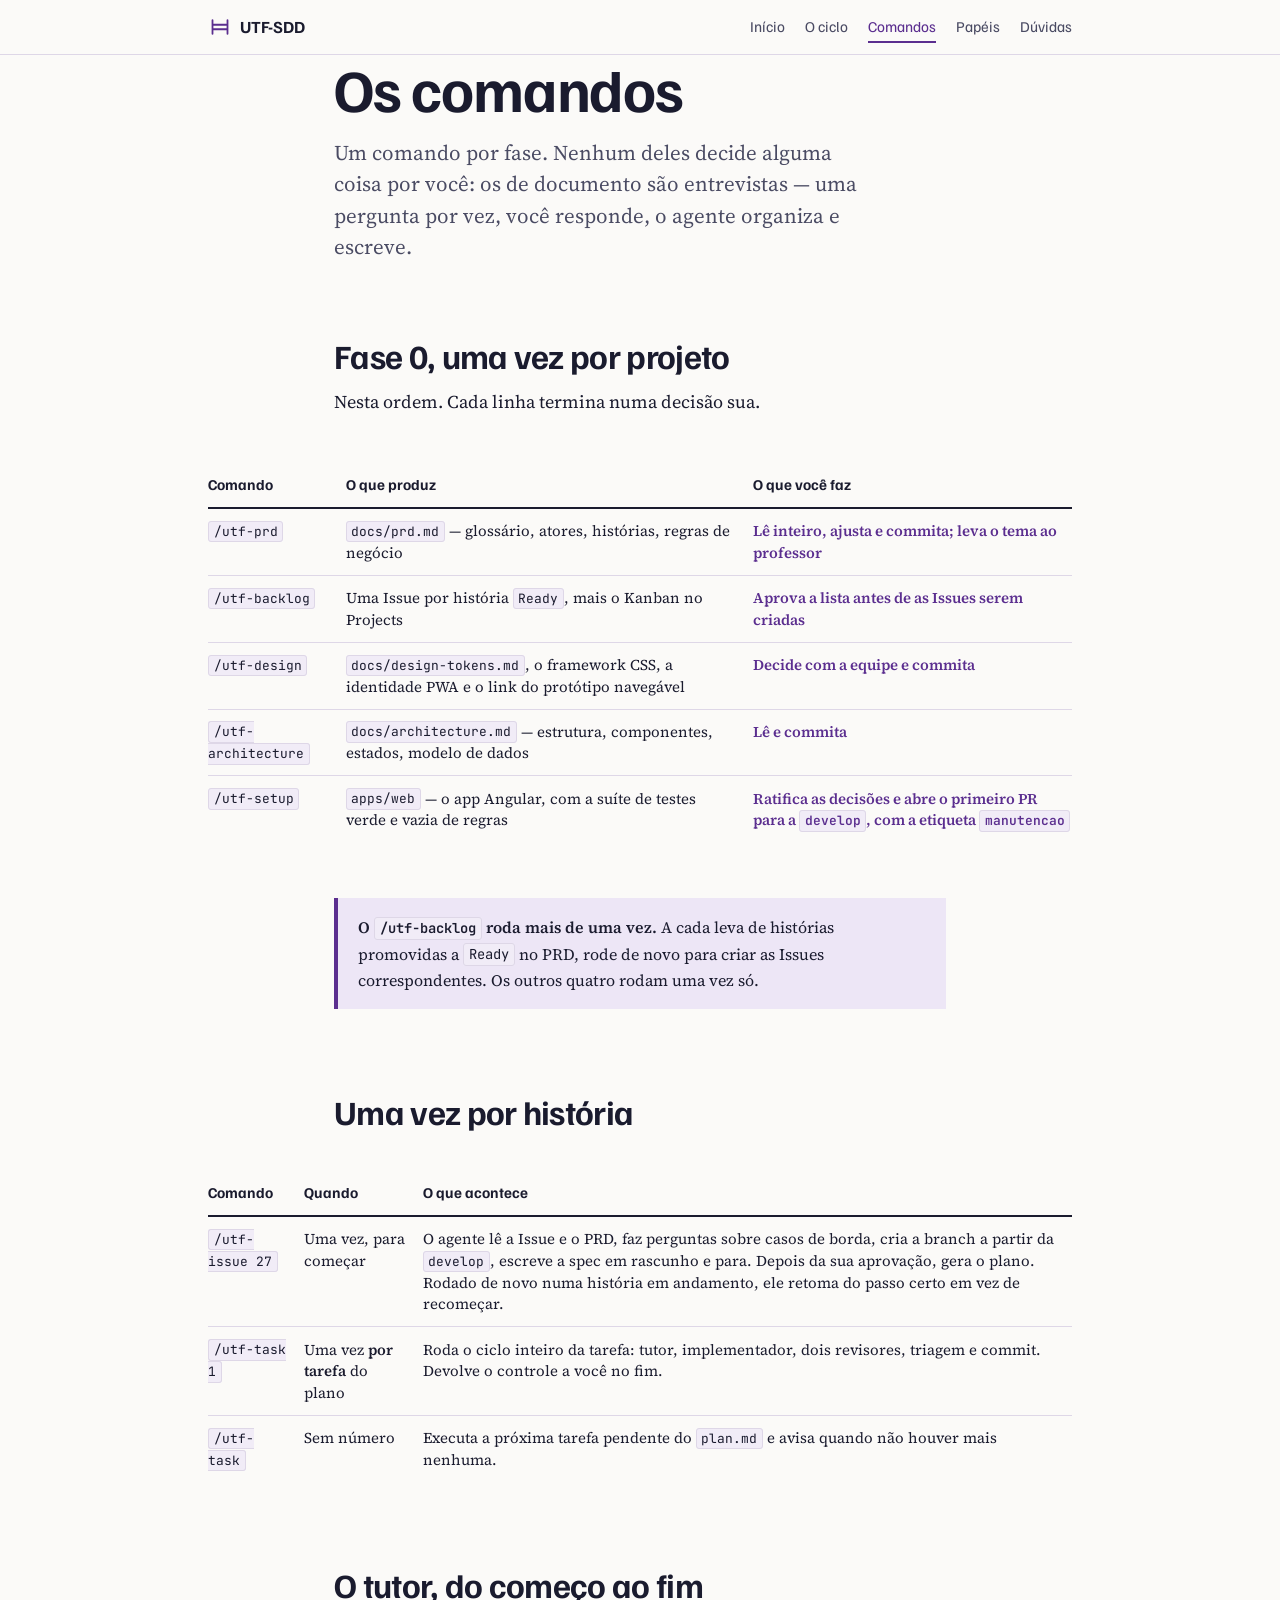
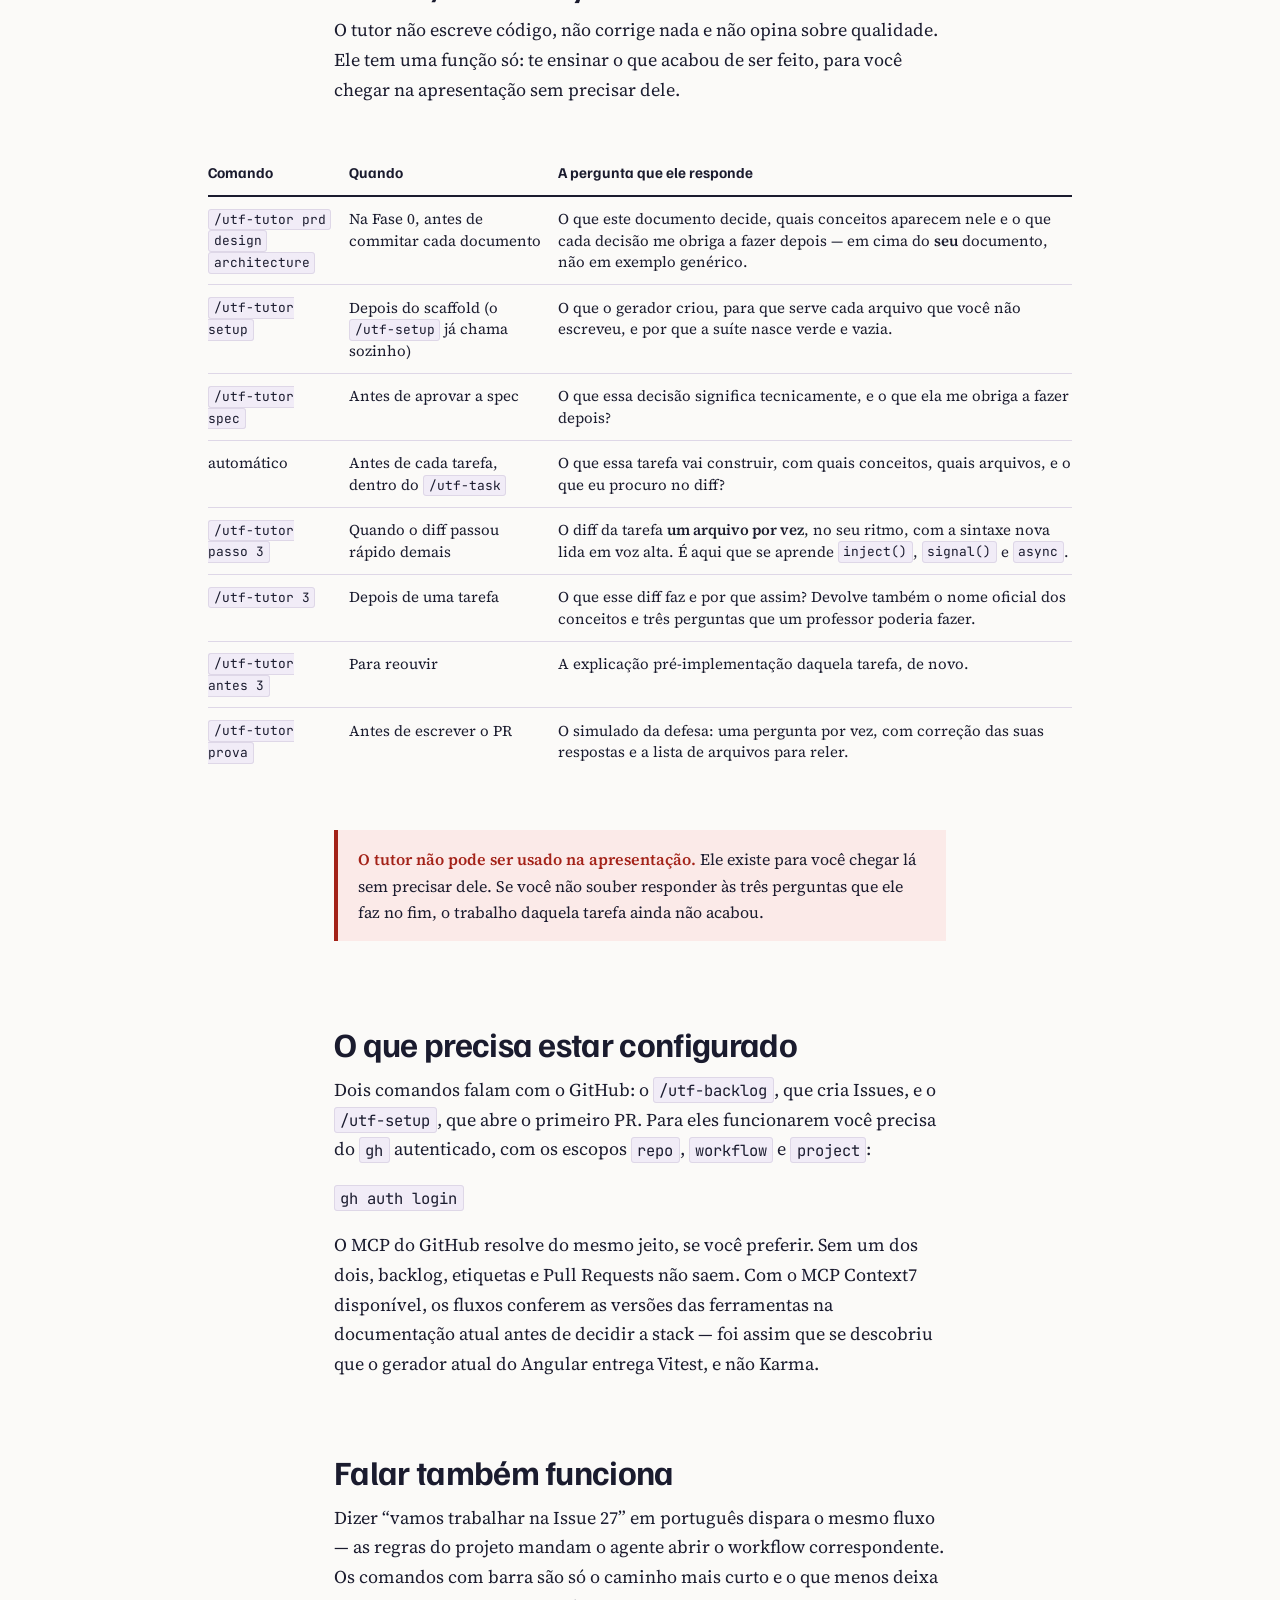
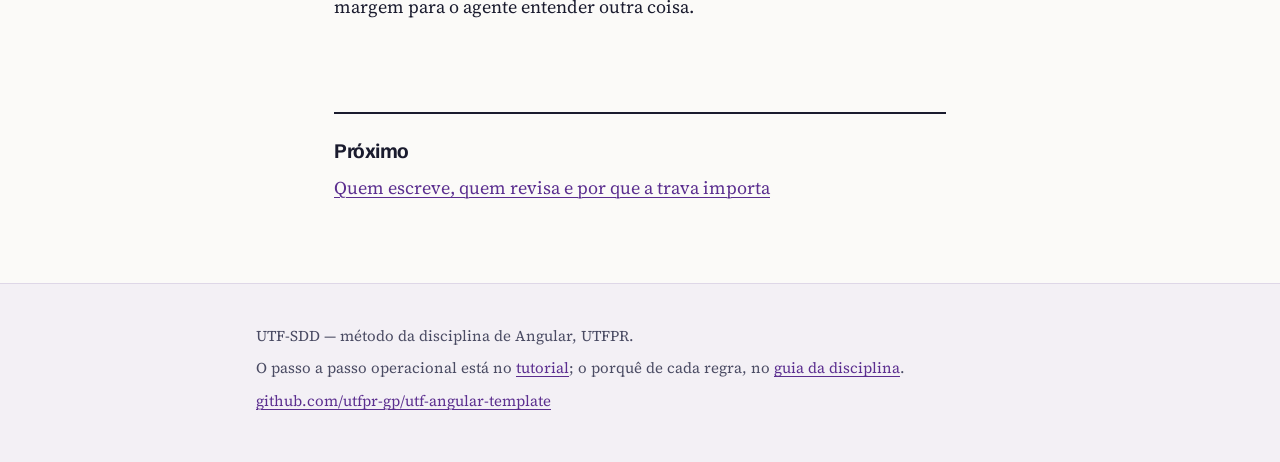
<file: site/comandos.html>
<!doctype html>
<html lang="pt-BR">
<head>
<meta charset="utf-8">
<meta name="viewport" content="width=device-width, initial-scale=1">
<title>Os comandos — UTF-SDD</title>
<meta name="description" content="O que digitar em cada fase do método UTF-SDD, o que sai de cada comando e qual portão ele fecha.">
<link rel="icon" href="assets/portao.svg" type="image/svg+xml">
<link rel="preconnect" href="https://fonts.googleapis.com">
<link rel="preconnect" href="https://fonts.gstatic.com" crossorigin>
<link rel="stylesheet" href="https://fonts.googleapis.com/css2?family=Familjen+Grotesk:wght@400;700&amp;family=JetBrains+Mono:wght@400;700&amp;family=Source+Serif+4:ital,opsz,wght@0,8..60,400;0,8..60,600;1,8..60,400&amp;display=swap">
<link rel="stylesheet" href="assets/estilo.css">
</head>
<body>

<header class="topo">
  <div class="topo-interno">
    <a class="selo" href="index.html">
      <svg class="marca" viewBox="0 0 32 24" aria-hidden="true"><path d="M6 3v18M26 3v18M6 9h20M6 15h20"/></svg>
      UTF-SDD
    </a>
    <nav aria-label="Seções do site">
      <a href="index.html">Início</a>
      <a href="ciclo.html">O ciclo</a>
      <a href="comandos.html" aria-current="page">Comandos</a>
      <a href="papeis.html">Papéis</a>
      <a href="duvidas.html">Dúvidas</a>
    </nav>
  </div>
</header>

<main class="pagina">

  <h1>Os comandos</h1>

  <p class="abertura">Um comando por fase. Nenhum deles decide alguma coisa por você: os de
  documento são entrevistas — uma pergunta por vez, você responde, o agente organiza e
  escreve.</p>

  <h2>Fase 0, uma vez por projeto</h2>

  <p>Nesta ordem. Cada linha termina numa decisão sua.</p>

  <div class="rolagem largo">
  <table>
    <thead>
      <tr><th scope="col">Comando</th><th scope="col">O que produz</th><th scope="col">O que você faz</th></tr>
    </thead>
    <tbody>
      <tr>
        <td><code>/utf-prd</code></td>
        <td><code>docs/prd.md</code> — glossário, atores, histórias, regras de negócio</td>
        <td class="voce">Lê inteiro, ajusta e commita; leva o tema ao professor</td>
      </tr>
      <tr>
        <td><code>/utf-backlog</code></td>
        <td>Uma Issue por história <code>Ready</code>, mais o Kanban no Projects</td>
        <td class="voce">Aprova a lista antes de as Issues serem criadas</td>
      </tr>
      <tr>
        <td><code>/utf-design</code></td>
        <td><code>docs/design-tokens.md</code>, o framework CSS, a identidade PWA e o link do protótipo navegável</td>
        <td class="voce">Decide com a equipe e commita</td>
      </tr>
      <tr>
        <td><code>/utf-architecture</code></td>
        <td><code>docs/architecture.md</code> — estrutura, componentes, estados, modelo de dados</td>
        <td class="voce">Lê e commita</td>
      </tr>
      <tr>
        <td><code>/utf-setup</code></td>
        <td><code>apps/web</code> — o app Angular, com a suíte de testes verde e vazia de regras</td>
        <td class="voce">Ratifica as decisões e abre o primeiro PR para a <code>develop</code>, com a etiqueta <code>manutencao</code></td>
      </tr>
    </tbody>
  </table>
  </div>

  <div class="nota">
    <p><strong>O <code>/utf-backlog</code> roda mais de uma vez.</strong> A cada leva de
    histórias promovidas a <code>Ready</code> no PRD, rode de novo para criar as Issues
    correspondentes. Os outros quatro rodam uma vez só.</p>
  </div>

  <h2>Uma vez por história</h2>

  <div class="rolagem largo">
  <table>
    <thead>
      <tr><th scope="col">Comando</th><th scope="col">Quando</th><th scope="col">O que acontece</th></tr>
    </thead>
    <tbody>
      <tr>
        <td><code>/utf-issue 27</code></td>
        <td>Uma vez, para começar</td>
        <td>O agente lê a Issue e o PRD, faz perguntas sobre casos de borda, cria a branch a
        partir da <code>develop</code>, escreve a spec em rascunho e para. Depois da sua
        aprovação, gera o plano. Rodado de novo numa história em andamento, ele retoma do
        passo certo em vez de recomeçar.</td>
      </tr>
      <tr>
        <td><code>/utf-task 1</code></td>
        <td>Uma vez <strong>por tarefa</strong> do plano</td>
        <td>Roda o ciclo inteiro da tarefa: tutor, implementador, dois revisores, triagem e
        commit. Devolve o controle a você no fim.</td>
      </tr>
      <tr>
        <td><code>/utf-task</code></td>
        <td>Sem número</td>
        <td>Executa a próxima tarefa pendente do <code>plan.md</code> e avisa quando não houver
        mais nenhuma.</td>
      </tr>
    </tbody>
  </table>
  </div>

  <h2>O tutor, do começo ao fim</h2>

  <p>O tutor não escreve código, não corrige nada e não opina sobre qualidade. Ele tem uma
  função só: te ensinar o que acabou de ser feito, para você chegar na apresentação sem
  precisar dele.</p>

  <div class="rolagem largo">
  <table>
    <thead>
      <tr><th scope="col">Comando</th><th scope="col">Quando</th><th scope="col">A pergunta que ele responde</th></tr>
    </thead>
    <tbody>
      <tr>
        <td><code>/utf-tutor prd</code><br><code>design</code><br><code>architecture</code></td>
        <td>Na Fase 0, antes de commitar cada documento</td>
        <td>O que este documento decide, quais conceitos aparecem nele e o que cada decisão me
        obriga a fazer depois — em cima do <strong>seu</strong> documento, não em exemplo
        genérico.</td>
      </tr>
      <tr>
        <td><code>/utf-tutor setup</code></td>
        <td>Depois do scaffold (o <code>/utf-setup</code> já chama sozinho)</td>
        <td>O que o gerador criou, para que serve cada arquivo que você não escreveu, e por
        que a suíte nasce verde e vazia.</td>
      </tr>
      <tr>
        <td><code>/utf-tutor spec</code></td>
        <td>Antes de aprovar a spec</td>
        <td>O que essa decisão significa tecnicamente, e o que ela me obriga a fazer depois?</td>
      </tr>
      <tr>
        <td>automático</td>
        <td>Antes de cada tarefa, dentro do <code>/utf-task</code></td>
        <td>O que essa tarefa vai construir, com quais conceitos, quais arquivos, e o que eu
        procuro no diff?</td>
      </tr>
      <tr>
        <td><code>/utf-tutor passo 3</code></td>
        <td>Quando o diff passou rápido demais</td>
        <td>O diff da tarefa <strong>um arquivo por vez</strong>, no seu ritmo, com a sintaxe
        nova lida em voz alta. É aqui que se aprende <code>inject()</code>,
        <code>signal()</code> e <code>async</code>.</td>
      </tr>
      <tr>
        <td><code>/utf-tutor 3</code></td>
        <td>Depois de uma tarefa</td>
        <td>O que esse diff faz e por que assim? Devolve também o nome oficial dos conceitos e
        três perguntas que um professor poderia fazer.</td>
      </tr>
      <tr>
        <td><code>/utf-tutor antes 3</code></td>
        <td>Para reouvir</td>
        <td>A explicação pré-implementação daquela tarefa, de novo.</td>
      </tr>
      <tr>
        <td><code>/utf-tutor prova</code></td>
        <td>Antes de escrever o PR</td>
        <td>O simulado da defesa: uma pergunta por vez, com correção das suas respostas e a
        lista de arquivos para reler.</td>
      </tr>
    </tbody>
  </table>
  </div>

  <div class="pare">
    <p><strong>O tutor não pode ser usado na apresentação.</strong> Ele existe para você
    chegar lá sem precisar dele. Se você não souber responder às três perguntas que ele faz no
    fim, o trabalho daquela tarefa ainda não acabou.</p>
  </div>

  <h2>O que precisa estar configurado</h2>

  <p>Dois comandos falam com o GitHub: o <code>/utf-backlog</code>, que cria Issues, e o
  <code>/utf-setup</code>, que abre o primeiro PR. Para eles funcionarem você precisa do
  <code>gh</code> autenticado, com os escopos <code>repo</code>, <code>workflow</code> e
  <code>project</code>:</p>

  <p><code>gh auth login</code></p>

  <p>O MCP do GitHub resolve do mesmo jeito, se você preferir. Sem um dos dois, backlog,
  etiquetas e Pull Requests não saem. Com o MCP Context7 disponível, os fluxos conferem as
  versões das ferramentas na documentação atual antes de decidir a stack — foi assim que se
  descobriu que o gerador atual do Angular entrega Vitest, e não Karma.</p>

  <h2>Falar também funciona</h2>

  <p>Dizer “vamos trabalhar na Issue 27” em português dispara o mesmo fluxo — as regras do
  projeto mandam o agente abrir o workflow correspondente. Os comandos com barra são só o
  caminho mais curto e o que menos deixa margem para o agente entender outra coisa.</p>

  <div class="adiante">
    <h2>Próximo</h2>
    <p><a href="papeis.html">Quem escreve, quem revisa e por que a trava importa</a></p>
  </div>

</main>

<footer class="rodape">
  <div class="rodape-interno">
    <p>UTF-SDD — método da disciplina de Angular, UTFPR.</p>
    <p>O passo a passo operacional está no <a href="https://github.com/utfpr-gp/utf-angular-template/blob/main/docs/tutorial-sdd.md">tutorial</a>; o porquê de cada regra, no <a href="https://github.com/utfpr-gp/utf-angular-template/blob/main/docs/guia-sdd.md">guia da disciplina</a>.</p>
    <p><a href="https://github.com/utfpr-gp/utf-angular-template">github.com/utfpr-gp/utf-angular-template</a></p>
  </div>
</footer>

</body>
</html>
</file>
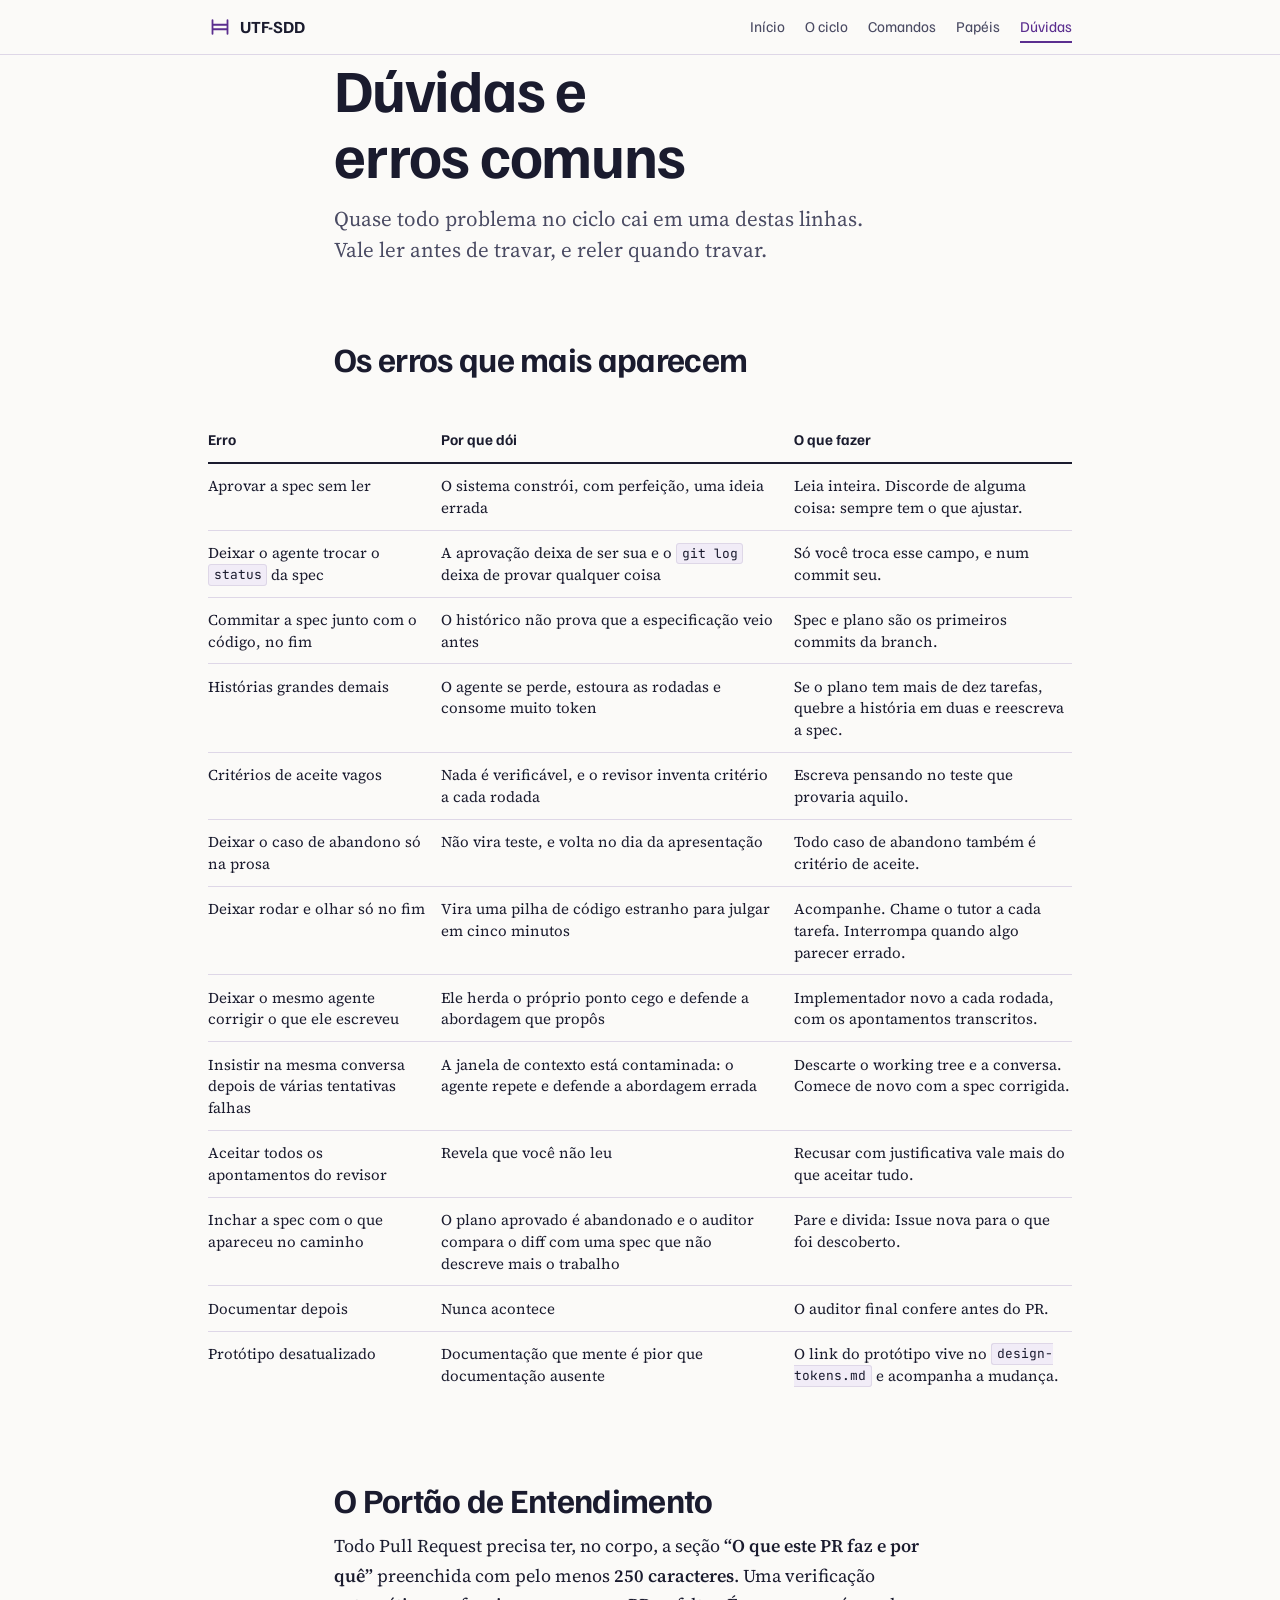
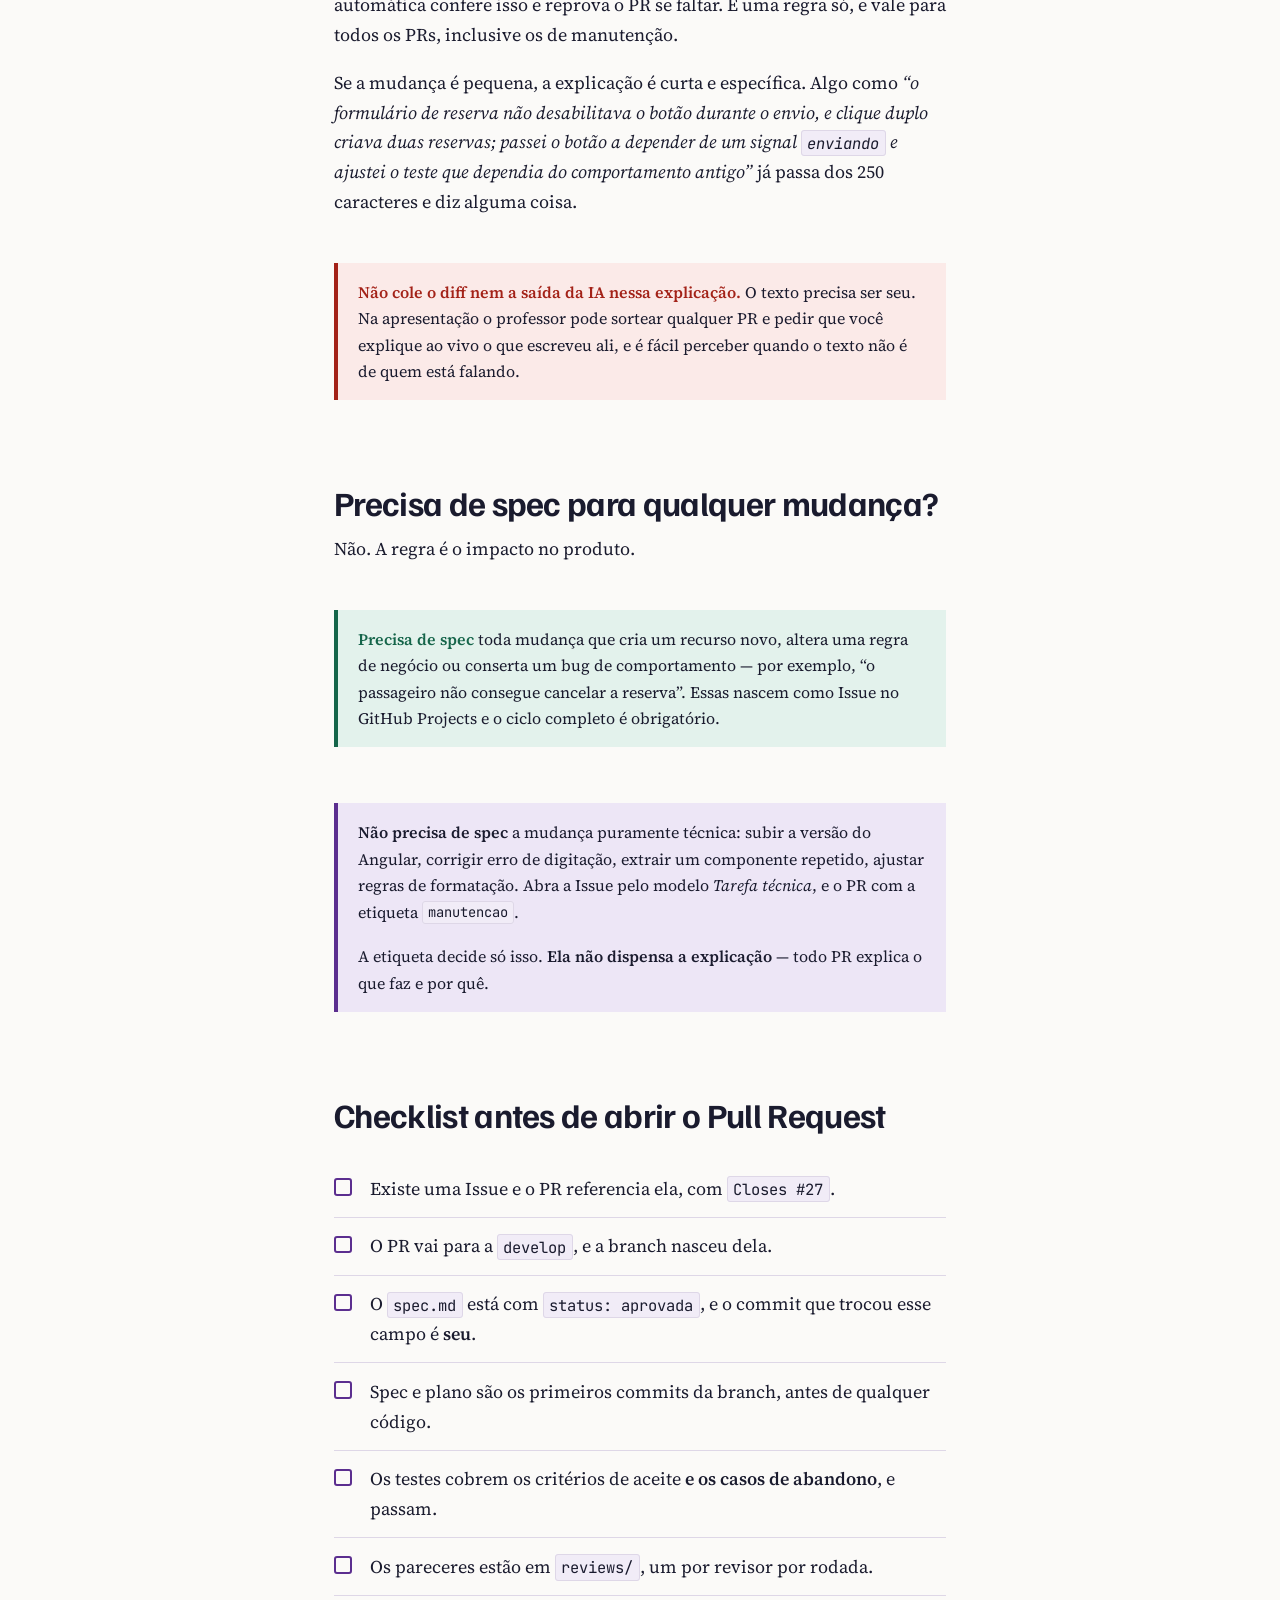
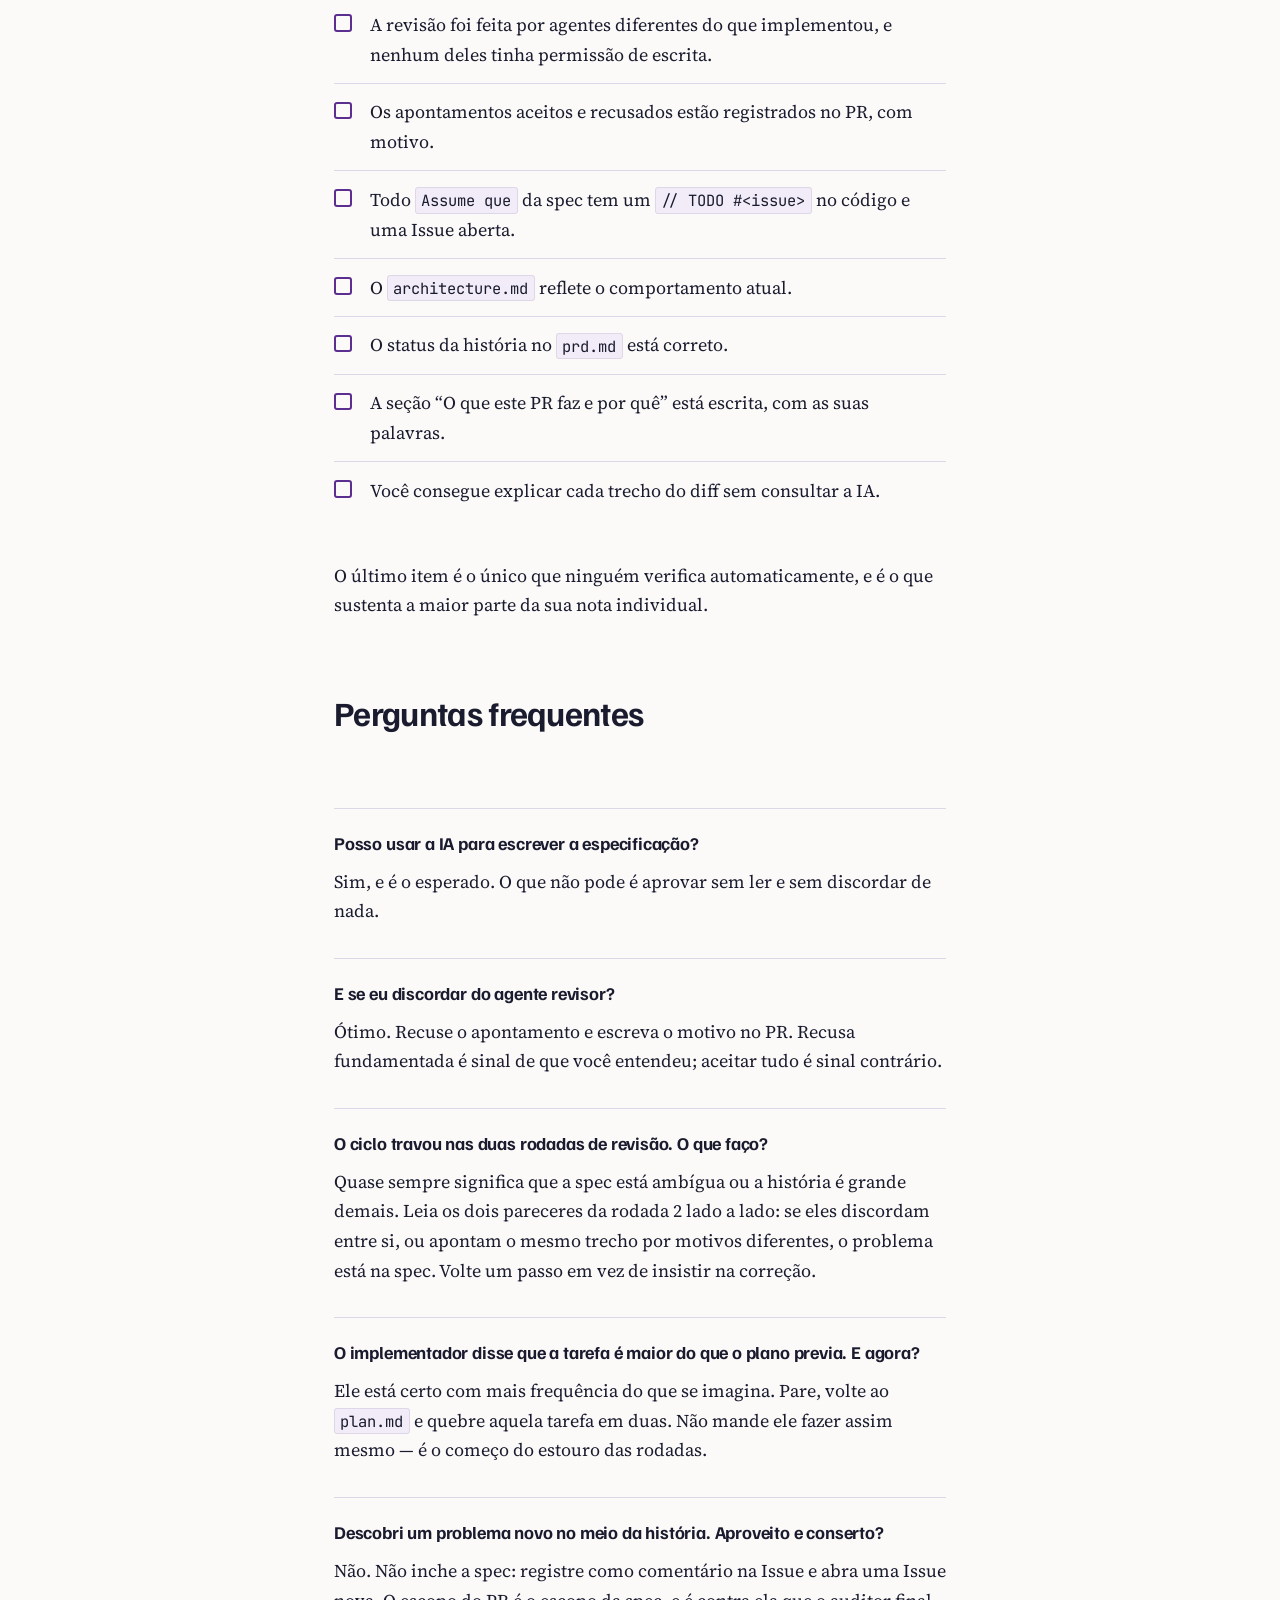
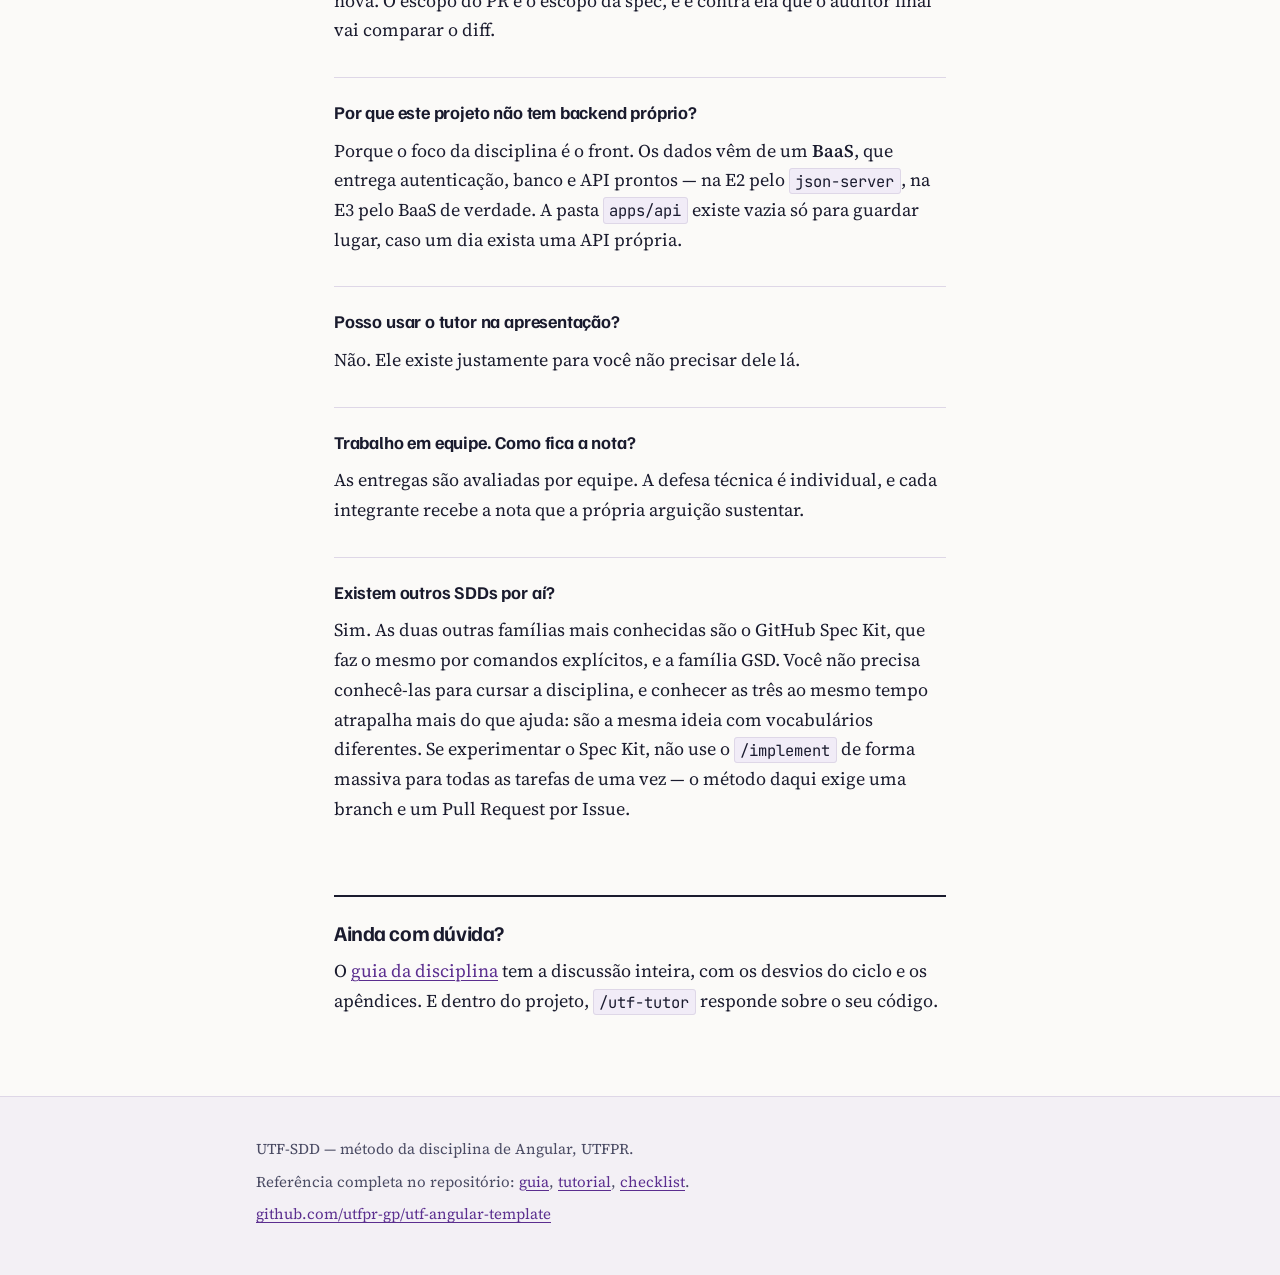
<file: site/duvidas.html>
<!doctype html>
<html lang="pt-BR">
<head>
<meta charset="utf-8">
<meta name="viewport" content="width=device-width, initial-scale=1">
<title>Dúvidas e erros comuns — UTF-SDD</title>
<meta name="description" content="Os erros que mais aparecem, o Portão de Entendimento, o checklist antes do Pull Request e as perguntas frequentes do método UTF-SDD.">
<link rel="icon" href="assets/portao.svg" type="image/svg+xml">
<link rel="preconnect" href="https://fonts.googleapis.com">
<link rel="preconnect" href="https://fonts.gstatic.com" crossorigin>
<link rel="stylesheet" href="https://fonts.googleapis.com/css2?family=Familjen+Grotesk:wght@400;700&amp;family=JetBrains+Mono:wght@400;700&amp;family=Source+Serif+4:ital,opsz,wght@0,8..60,400;0,8..60,600;1,8..60,400&amp;display=swap">
<link rel="stylesheet" href="assets/estilo.css">
</head>
<body>

<header class="topo">
  <div class="topo-interno">
    <a class="selo" href="index.html">
      <svg class="marca" viewBox="0 0 32 24" aria-hidden="true"><path d="M6 3v18M26 3v18M6 9h20M6 15h20"/></svg>
      UTF-SDD
    </a>
    <nav aria-label="Seções do site">
      <a href="index.html">Início</a>
      <a href="ciclo.html">O ciclo</a>
      <a href="comandos.html">Comandos</a>
      <a href="papeis.html">Papéis</a>
      <a href="duvidas.html" aria-current="page">Dúvidas</a>
    </nav>
  </div>
</header>

<main class="pagina">

  <h1>Dúvidas e erros comuns</h1>

  <p class="abertura">Quase todo problema no ciclo cai em uma destas linhas. Vale ler antes de
  travar, e reler quando travar.</p>

  <h2>Os erros que mais aparecem</h2>

  <div class="rolagem largo">
  <table>
    <thead>
      <tr><th scope="col">Erro</th><th scope="col">Por que dói</th><th scope="col">O que fazer</th></tr>
    </thead>
    <tbody>
      <tr><td>Aprovar a spec sem ler</td><td>O sistema constrói, com perfeição, uma ideia errada</td><td>Leia inteira. Discorde de alguma coisa: sempre tem o que ajustar.</td></tr>
      <tr><td>Deixar o agente trocar o <code>status</code> da spec</td><td>A aprovação deixa de ser sua e o <code>git log</code> deixa de provar qualquer coisa</td><td>Só você troca esse campo, e num commit seu.</td></tr>
      <tr><td>Commitar a spec junto com o código, no fim</td><td>O histórico não prova que a especificação veio antes</td><td>Spec e plano são os primeiros commits da branch.</td></tr>
      <tr><td>Histórias grandes demais</td><td>O agente se perde, estoura as rodadas e consome muito token</td><td>Se o plano tem mais de dez tarefas, quebre a história em duas e reescreva a spec.</td></tr>
      <tr><td>Critérios de aceite vagos</td><td>Nada é verificável, e o revisor inventa critério a cada rodada</td><td>Escreva pensando no teste que provaria aquilo.</td></tr>
      <tr><td>Deixar o caso de abandono só na prosa</td><td>Não vira teste, e volta no dia da apresentação</td><td>Todo caso de abandono também é critério de aceite.</td></tr>
      <tr><td>Deixar rodar e olhar só no fim</td><td>Vira uma pilha de código estranho para julgar em cinco minutos</td><td>Acompanhe. Chame o tutor a cada tarefa. Interrompa quando algo parecer errado.</td></tr>
      <tr><td>Deixar o mesmo agente corrigir o que ele escreveu</td><td>Ele herda o próprio ponto cego e defende a abordagem que propôs</td><td>Implementador novo a cada rodada, com os apontamentos transcritos.</td></tr>
      <tr><td>Insistir na mesma conversa depois de várias tentativas falhas</td><td>A janela de contexto está contaminada: o agente repete e defende a abordagem errada</td><td>Descarte o working tree e a conversa. Comece de novo com a spec corrigida.</td></tr>
      <tr><td>Aceitar todos os apontamentos do revisor</td><td>Revela que você não leu</td><td>Recusar com justificativa vale mais do que aceitar tudo.</td></tr>
      <tr><td>Inchar a spec com o que apareceu no caminho</td><td>O plano aprovado é abandonado e o auditor compara o diff com uma spec que não descreve mais o trabalho</td><td>Pare e divida: Issue nova para o que foi descoberto.</td></tr>
      <tr><td>Documentar depois</td><td>Nunca acontece</td><td>O auditor final confere antes do PR.</td></tr>
      <tr><td>Protótipo desatualizado</td><td>Documentação que mente é pior que documentação ausente</td><td>O link do protótipo vive no <code>design-tokens.md</code> e acompanha a mudança.</td></tr>
    </tbody>
  </table>
  </div>

  <h2>O Portão de Entendimento</h2>

  <p>Todo Pull Request precisa ter, no corpo, a seção <strong>“O que este PR faz e por
  quê”</strong> preenchida com pelo menos <strong>250 caracteres</strong>. Uma verificação
  automática confere isso e reprova o PR se faltar. É uma regra só, e vale para todos os PRs,
  inclusive os de manutenção.</p>

  <p>Se a mudança é pequena, a explicação é curta e específica. Algo como <em>“o formulário
  de reserva não desabilitava o botão durante o envio, e clique duplo criava duas reservas;
  passei o botão a depender de um signal <code>enviando</code> e ajustei o teste que
  dependia do comportamento antigo”</em> já passa dos 250 caracteres e diz alguma coisa.</p>

  <div class="pare">
    <p><strong>Não cole o diff nem a saída da IA nessa explicação.</strong> O texto precisa
    ser seu. Na apresentação o professor pode sortear qualquer PR e pedir que você explique ao
    vivo o que escreveu ali, e é fácil perceber quando o texto não é de quem está falando.</p>
  </div>

  <h2>Precisa de spec para qualquer mudança?</h2>

  <p>Não. A regra é o impacto no produto.</p>

  <div class="ok">
    <p><strong>Precisa de spec</strong> toda mudança que cria um recurso novo, altera uma
    regra de negócio ou conserta um bug de comportamento — por exemplo, “o passageiro não
    consegue cancelar a reserva”. Essas nascem como Issue no GitHub Projects e o ciclo
    completo é obrigatório.</p>
  </div>

  <div class="nota">
    <p><strong>Não precisa de spec</strong> a mudança puramente técnica: subir a versão do
    Angular, corrigir erro de digitação, extrair um componente repetido, ajustar regras de
    formatação. Abra a Issue pelo modelo <em>Tarefa técnica</em>, e o PR com a etiqueta
    <code>manutencao</code>.</p>
    <p>A etiqueta decide só isso. <strong>Ela não dispensa a explicação</strong> — todo PR
    explica o que faz e por quê.</p>
  </div>

  <h2>Checklist antes de abrir o Pull Request</h2>

  <ul class="conferir">
    <li>Existe uma Issue e o PR referencia ela, com <code>Closes #27</code>.</li>
    <li>O PR vai para a <code>develop</code>, e a branch nasceu dela.</li>
    <li>O <code>spec.md</code> está com <code>status: aprovada</code>, e o commit que trocou esse campo é <strong>seu</strong>.</li>
    <li>Spec e plano são os primeiros commits da branch, antes de qualquer código.</li>
    <li>Os testes cobrem os critérios de aceite <strong>e os casos de abandono</strong>, e passam.</li>
    <li>Os pareceres estão em <code>reviews/</code>, um por revisor por rodada.</li>
    <li>A revisão foi feita por agentes diferentes do que implementou, e nenhum deles tinha permissão de escrita.</li>
    <li>Os apontamentos aceitos e recusados estão registrados no PR, com motivo.</li>
    <li>Todo <code>Assume que</code> da spec tem um <code>// TODO #&lt;issue&gt;</code> no código e uma Issue aberta.</li>
    <li>O <code>architecture.md</code> reflete o comportamento atual.</li>
    <li>O status da história no <code>prd.md</code> está correto.</li>
    <li>A seção “O que este PR faz e por quê” está escrita, com as suas palavras.</li>
    <li>Você consegue explicar cada trecho do diff sem consultar a IA.</li>
  </ul>

  <p>O último item é o único que ninguém verifica automaticamente, e é o que sustenta a maior
  parte da sua nota individual.</p>

  <h2>Perguntas frequentes</h2>

  <dl class="perguntas">
    <dt>Posso usar a IA para escrever a especificação?</dt>
    <dd>Sim, e é o esperado. O que não pode é aprovar sem ler e sem discordar de nada.</dd>

    <dt>E se eu discordar do agente revisor?</dt>
    <dd>Ótimo. Recuse o apontamento e escreva o motivo no PR. Recusa fundamentada é sinal de
    que você entendeu; aceitar tudo é sinal contrário.</dd>

    <dt>O ciclo travou nas duas rodadas de revisão. O que faço?</dt>
    <dd>Quase sempre significa que a spec está ambígua ou a história é grande demais. Leia os
    dois pareceres da rodada 2 lado a lado: se eles discordam entre si, ou apontam o mesmo
    trecho por motivos diferentes, o problema está na spec. Volte um passo em vez de insistir
    na correção.</dd>

    <dt>O implementador disse que a tarefa é maior do que o plano previa. E agora?</dt>
    <dd>Ele está certo com mais frequência do que se imagina. Pare, volte ao
    <code>plan.md</code> e quebre aquela tarefa em duas. Não mande ele fazer assim mesmo — é o
    começo do estouro das rodadas.</dd>

    <dt>Descobri um problema novo no meio da história. Aproveito e conserto?</dt>
    <dd>Não. Não inche a spec: registre como comentário na Issue e abra uma Issue nova. O
    escopo do PR é o escopo da spec, e é contra ela que o auditor final vai comparar o diff.</dd>

    <dt>Por que este projeto não tem backend próprio?</dt>
    <dd>Porque o foco da disciplina é o front. Os dados vêm de um <strong>BaaS</strong>, que
    entrega autenticação, banco e API prontos — na E2 pelo <code>json-server</code>, na E3 pelo
    BaaS de verdade. A pasta <code>apps/api</code> existe vazia só para guardar lugar, caso um
    dia exista uma API própria.</dd>

    <dt>Posso usar o tutor na apresentação?</dt>
    <dd>Não. Ele existe justamente para você não precisar dele lá.</dd>

    <dt>Trabalho em equipe. Como fica a nota?</dt>
    <dd>As entregas são avaliadas por equipe. A defesa técnica é individual, e cada integrante
    recebe a nota que a própria arguição sustentar.</dd>

    <dt>Existem outros SDDs por aí?</dt>
    <dd>Sim. As duas outras famílias mais conhecidas são o GitHub Spec Kit, que faz o mesmo por
    comandos explícitos, e a família GSD. Você não precisa conhecê-las para cursar a
    disciplina, e conhecer as três ao mesmo tempo atrapalha mais do que ajuda: são a mesma
    ideia com vocabulários diferentes. Se experimentar o Spec Kit, não use o
    <code>/implement</code> de forma massiva para todas as tarefas de uma vez — o método daqui
    exige uma branch e um Pull Request por Issue.</dd>
  </dl>

  <div class="adiante">
    <h2>Ainda com dúvida?</h2>
    <p>O <a href="https://github.com/utfpr-gp/utf-angular-template/blob/main/docs/guia-sdd.md">guia da disciplina</a> tem a discussão inteira, com
    os desvios do ciclo e os apêndices. E dentro do projeto, <code>/utf-tutor</code> responde
    sobre o seu código.</p>
  </div>

</main>

<footer class="rodape">
  <div class="rodape-interno">
    <p>UTF-SDD — método da disciplina de Angular, UTFPR.</p>
    <p>Referência completa no repositório: <a href="https://github.com/utfpr-gp/utf-angular-template/blob/main/docs/guia-sdd.md">guia</a>, <a href="https://github.com/utfpr-gp/utf-angular-template/blob/main/docs/tutorial-sdd.md">tutorial</a>, <a href="https://github.com/utfpr-gp/utf-angular-template/blob/main/docs/checklist.md">checklist</a>.</p>
    <p><a href="https://github.com/utfpr-gp/utf-angular-template">github.com/utfpr-gp/utf-angular-template</a></p>
  </div>
</footer>

</body>
</html>
</file>
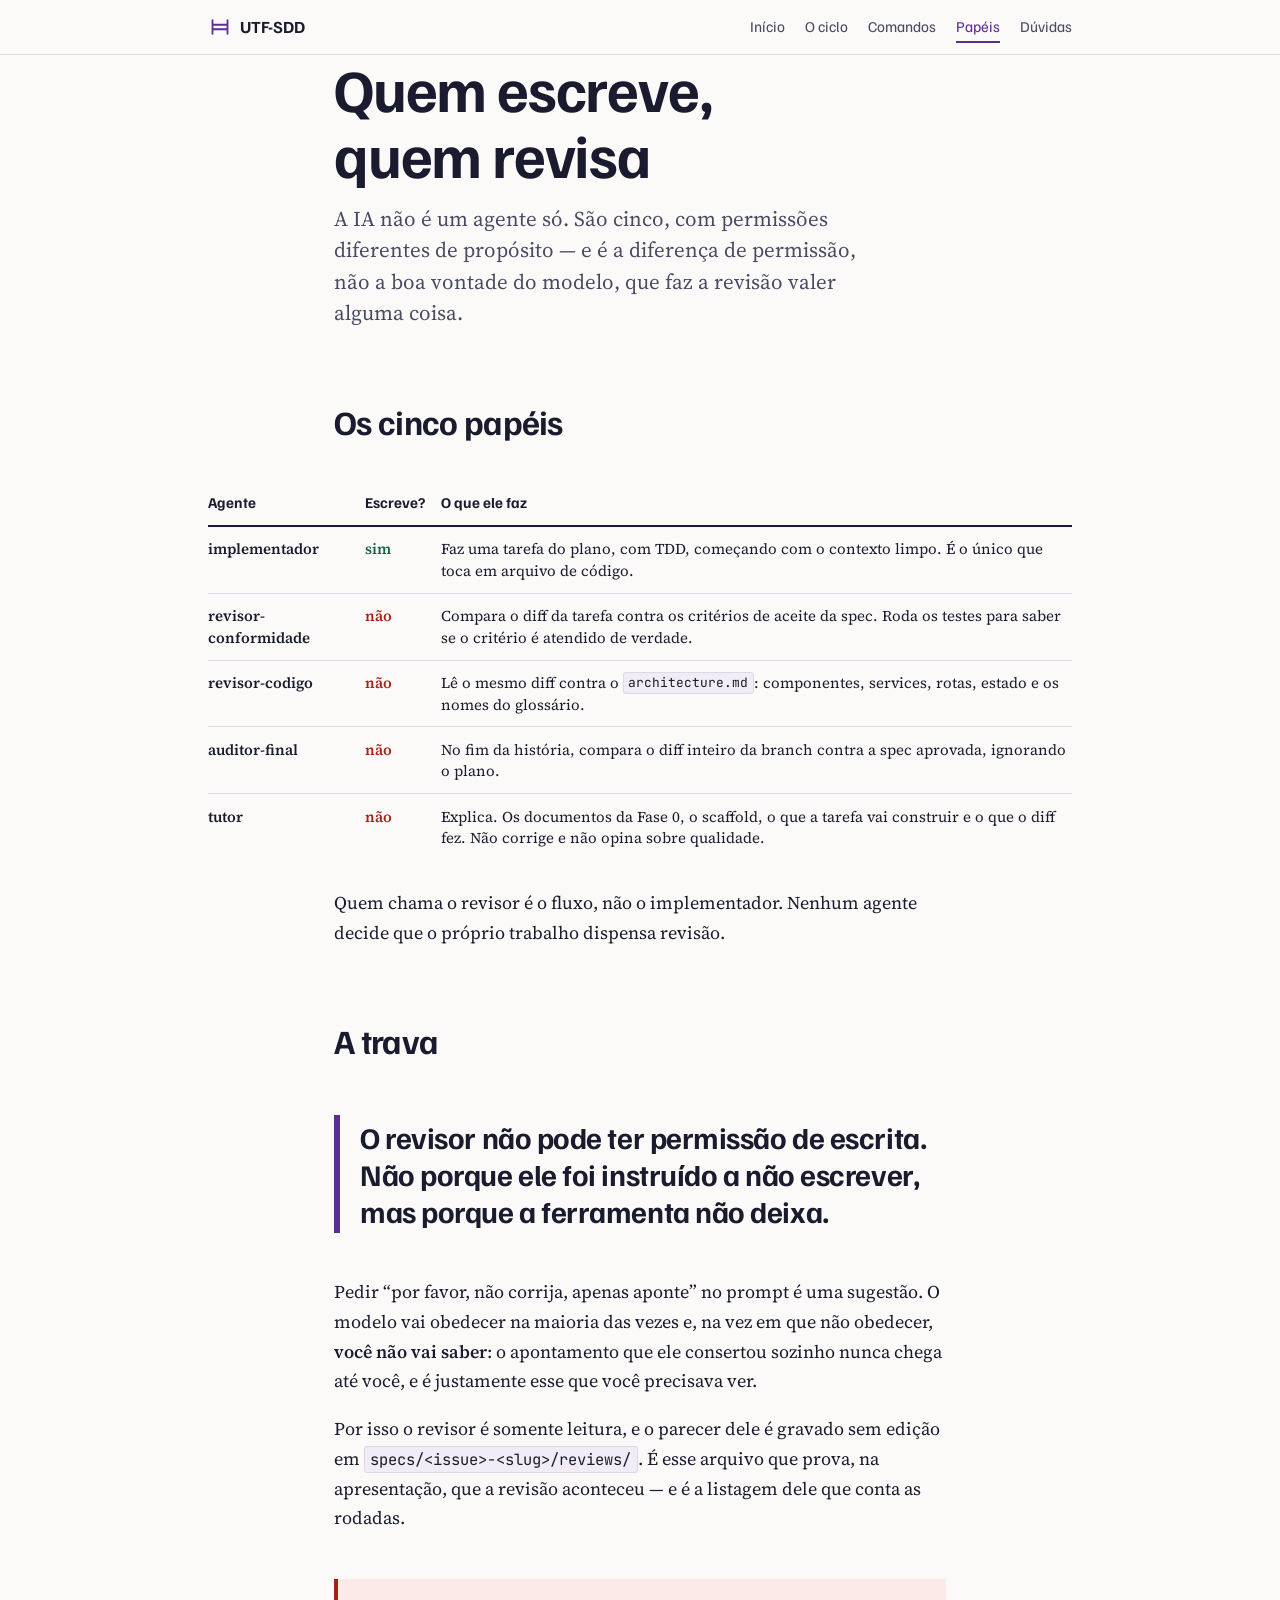
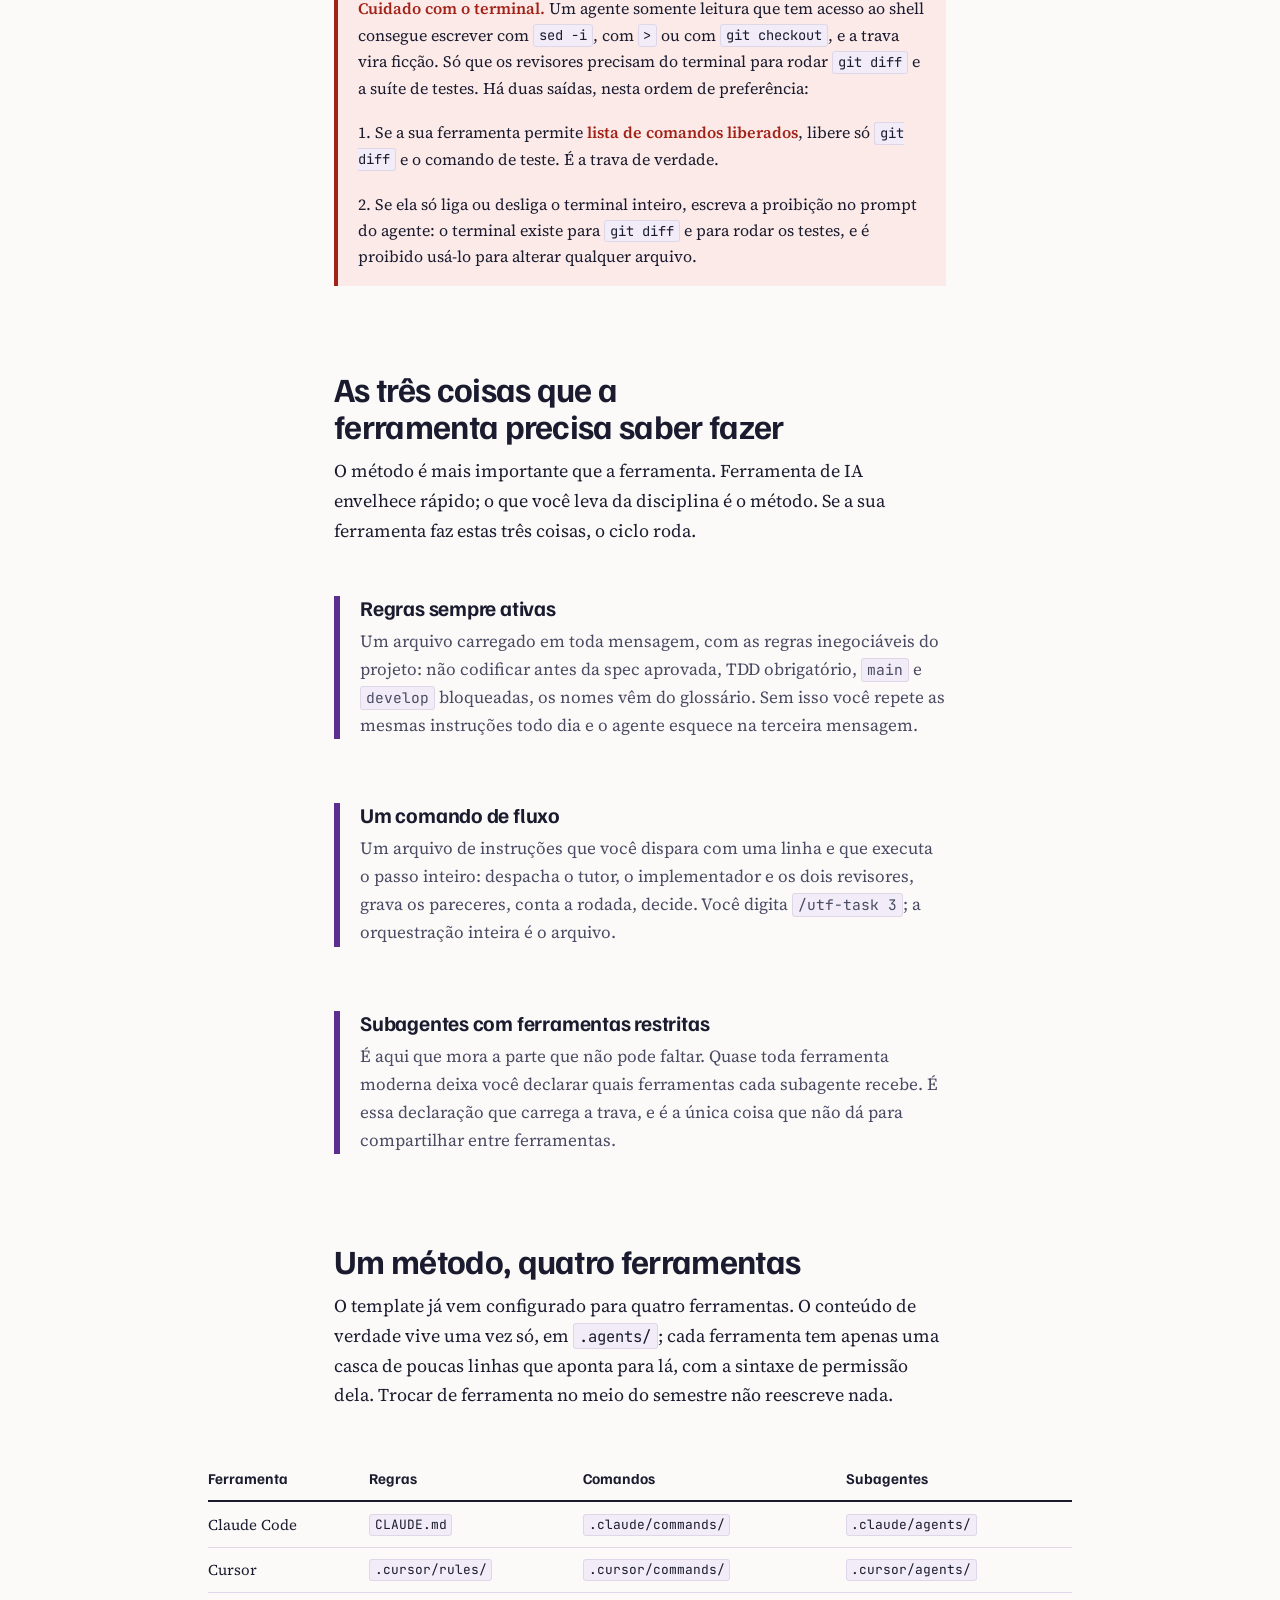
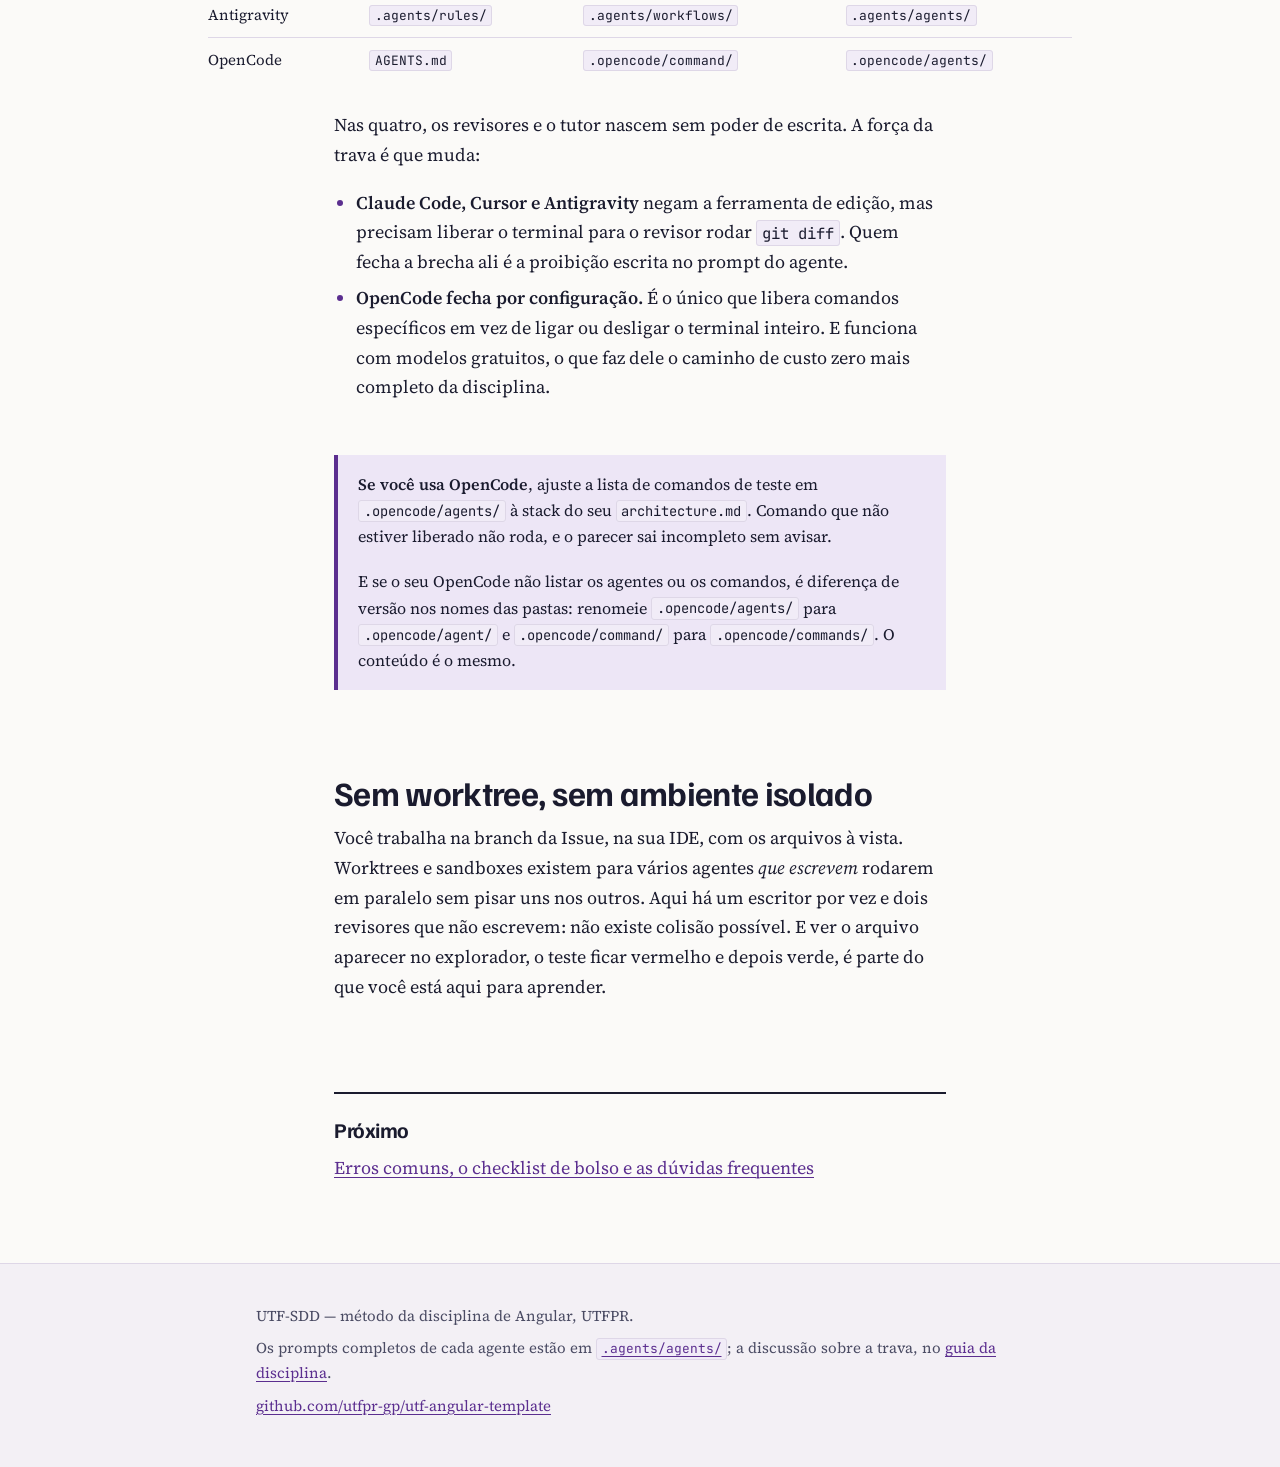
<file: site/papeis.html>
<!doctype html>
<html lang="pt-BR">
<head>
<meta charset="utf-8">
<meta name="viewport" content="width=device-width, initial-scale=1">
<title>Os papéis — UTF-SDD</title>
<meta name="description" content="Implementador, revisores, auditor e tutor: quem escreve, quem só lê, e por que a trava de escrita sustenta o método inteiro.">
<link rel="icon" href="assets/portao.svg" type="image/svg+xml">
<link rel="preconnect" href="https://fonts.googleapis.com">
<link rel="preconnect" href="https://fonts.gstatic.com" crossorigin>
<link rel="stylesheet" href="https://fonts.googleapis.com/css2?family=Familjen+Grotesk:wght@400;700&amp;family=JetBrains+Mono:wght@400;700&amp;family=Source+Serif+4:ital,opsz,wght@0,8..60,400;0,8..60,600;1,8..60,400&amp;display=swap">
<link rel="stylesheet" href="assets/estilo.css">
</head>
<body>

<header class="topo">
  <div class="topo-interno">
    <a class="selo" href="index.html">
      <svg class="marca" viewBox="0 0 32 24" aria-hidden="true"><path d="M6 3v18M26 3v18M6 9h20M6 15h20"/></svg>
      UTF-SDD
    </a>
    <nav aria-label="Seções do site">
      <a href="index.html">Início</a>
      <a href="ciclo.html">O ciclo</a>
      <a href="comandos.html">Comandos</a>
      <a href="papeis.html" aria-current="page">Papéis</a>
      <a href="duvidas.html">Dúvidas</a>
    </nav>
  </div>
</header>

<main class="pagina">

  <h1>Quem escreve, quem revisa</h1>

  <p class="abertura">A IA não é um agente só. São cinco, com permissões diferentes de
  propósito — e é a diferença de permissão, não a boa vontade do modelo, que faz a revisão
  valer alguma coisa.</p>

  <h2>Os cinco papéis</h2>

  <div class="rolagem largo">
  <table>
    <thead>
      <tr><th scope="col">Agente</th><th scope="col">Escreve?</th><th scope="col">O que ele faz</th></tr>
    </thead>
    <tbody>
      <tr>
        <td><strong>implementador</strong></td>
        <td class="sim">sim</td>
        <td>Faz uma tarefa do plano, com TDD, começando com o contexto limpo. É o único que
        toca em arquivo de código.</td>
      </tr>
      <tr>
        <td><strong>revisor-conformidade</strong></td>
        <td class="nao">não</td>
        <td>Compara o diff da tarefa contra os critérios de aceite da spec. Roda os testes
        para saber se o critério é atendido de verdade.</td>
      </tr>
      <tr>
        <td><strong>revisor-codigo</strong></td>
        <td class="nao">não</td>
        <td>Lê o mesmo diff contra o <code>architecture.md</code>: componentes, services,
        rotas, estado e os nomes do glossário.</td>
      </tr>
      <tr>
        <td><strong>auditor-final</strong></td>
        <td class="nao">não</td>
        <td>No fim da história, compara o diff inteiro da branch contra a spec aprovada,
        ignorando o plano.</td>
      </tr>
      <tr>
        <td><strong>tutor</strong></td>
        <td class="nao">não</td>
        <td>Explica. Os documentos da Fase 0, o scaffold, o que a tarefa vai construir e o que
        o diff fez. Não corrige e não opina sobre qualidade.</td>
      </tr>
    </tbody>
  </table>
  </div>

  <p>Quem chama o revisor é o fluxo, não o implementador. Nenhum agente decide que o próprio
  trabalho dispensa revisão.</p>

  <h2>A trava</h2>

  <p class="regra">O revisor não pode ter permissão de escrita. Não porque ele foi instruído a
  não escrever, mas porque a ferramenta não deixa.</p>

  <p>Pedir “por favor, não corrija, apenas aponte” no prompt é uma sugestão. O modelo vai
  obedecer na maioria das vezes e, na vez em que não obedecer, <strong>você não vai
  saber</strong>: o apontamento que ele consertou sozinho nunca chega até você, e é justamente
  esse que você precisava ver.</p>

  <p>Por isso o revisor é somente leitura, e o parecer dele é gravado sem edição em
  <code>specs/&lt;issue&gt;-&lt;slug&gt;/reviews/</code>. É esse arquivo que prova, na
  apresentação, que a revisão aconteceu — e é a listagem dele que conta as rodadas.</p>

  <div class="pare">
    <p><strong>Cuidado com o terminal.</strong> Um agente somente leitura que tem acesso ao
    shell consegue escrever com <code>sed -i</code>, com <code>&gt;</code> ou com
    <code>git checkout</code>, e a trava vira ficção. Só que os revisores precisam do terminal
    para rodar <code>git diff</code> e a suíte de testes. Há duas saídas, nesta ordem de
    preferência:</p>
    <p>1. Se a sua ferramenta permite <strong>lista de comandos liberados</strong>, libere só
    <code>git diff</code> e o comando de teste. É a trava de verdade.</p>
    <p>2. Se ela só liga ou desliga o terminal inteiro, escreva a proibição no prompt do
    agente: o terminal existe para <code>git diff</code> e para rodar os testes, e é proibido
    usá-lo para alterar qualquer arquivo.</p>
  </div>

  <h2>As três coisas que a ferramenta precisa saber fazer</h2>

  <p>O método é mais importante que a ferramenta. Ferramenta de IA envelhece rápido; o que
  você leva da disciplina é o método. Se a sua ferramenta faz estas três coisas, o ciclo
  roda.</p>

  <div class="compromisso">
    <h3>Regras sempre ativas</h3>
    <p>Um arquivo carregado em toda mensagem, com as regras inegociáveis do projeto: não
    codificar antes da spec aprovada, TDD obrigatório, <code>main</code> e <code>develop</code>
    bloqueadas, os nomes vêm do glossário. Sem isso você repete as mesmas instruções todo dia
    e o agente esquece na terceira mensagem.</p>
  </div>

  <div class="compromisso">
    <h3>Um comando de fluxo</h3>
    <p>Um arquivo de instruções que você dispara com uma linha e que executa o passo inteiro:
    despacha o tutor, o implementador e os dois revisores, grava os pareceres, conta a rodada,
    decide. Você digita <code>/utf-task 3</code>; a orquestração inteira é o arquivo.</p>
  </div>

  <div class="compromisso">
    <h3>Subagentes com ferramentas restritas</h3>
    <p>É aqui que mora a parte que não pode faltar. Quase toda ferramenta moderna deixa você
    declarar quais ferramentas cada subagente recebe. É essa declaração que carrega a trava, e
    é a única coisa que não dá para compartilhar entre ferramentas.</p>
  </div>

  <h2>Um método, quatro ferramentas</h2>

  <p>O template já vem configurado para quatro ferramentas. O conteúdo de verdade vive uma vez
  só, em <code>.agents/</code>; cada ferramenta tem apenas uma casca de poucas linhas que
  aponta para lá, com a sintaxe de permissão dela. Trocar de ferramenta no meio do semestre
  não reescreve nada.</p>

  <div class="rolagem largo">
  <table>
    <thead>
      <tr><th scope="col">Ferramenta</th><th scope="col">Regras</th><th scope="col">Comandos</th><th scope="col">Subagentes</th></tr>
    </thead>
    <tbody>
      <tr><td>Claude Code</td><td><code>CLAUDE.md</code></td><td><code>.claude/commands/</code></td><td><code>.claude/agents/</code></td></tr>
      <tr><td>Cursor</td><td><code>.cursor/rules/</code></td><td><code>.cursor/commands/</code></td><td><code>.cursor/agents/</code></td></tr>
      <tr><td>Antigravity</td><td><code>.agents/rules/</code></td><td><code>.agents/workflows/</code></td><td><code>.agents/agents/</code></td></tr>
      <tr><td>OpenCode</td><td><code>AGENTS.md</code></td><td><code>.opencode/command/</code></td><td><code>.opencode/agents/</code></td></tr>
    </tbody>
  </table>
  </div>

  <p>Nas quatro, os revisores e o tutor nascem sem poder de escrita. A força da trava é que
  muda:</p>

  <ul>
    <li><strong>Claude Code, Cursor e Antigravity</strong> negam a ferramenta de edição, mas
    precisam liberar o terminal para o revisor rodar <code>git diff</code>. Quem fecha a
    brecha ali é a proibição escrita no prompt do agente.</li>
    <li><strong>OpenCode fecha por configuração.</strong> É o único que libera comandos
    específicos em vez de ligar ou desligar o terminal inteiro. E funciona com modelos
    gratuitos, o que faz dele o caminho de custo zero mais completo da disciplina.</li>
  </ul>

  <div class="nota">
    <p><strong>Se você usa OpenCode</strong>, ajuste a lista de comandos de teste em
    <code>.opencode/agents/</code> à stack do seu <code>architecture.md</code>. Comando que não
    estiver liberado não roda, e o parecer sai incompleto sem avisar.</p>
    <p>E se o seu OpenCode não listar os agentes ou os comandos, é diferença de versão nos
    nomes das pastas: renomeie <code>.opencode/agents/</code> para
    <code>.opencode/agent/</code> e <code>.opencode/command/</code> para
    <code>.opencode/commands/</code>. O conteúdo é o mesmo.</p>
  </div>

  <h2>Sem worktree, sem ambiente isolado</h2>

  <p>Você trabalha na branch da Issue, na sua IDE, com os arquivos à vista. Worktrees e
  sandboxes existem para vários agentes <em>que escrevem</em> rodarem em paralelo sem pisar
  uns nos outros. Aqui há um escritor por vez e dois revisores que não escrevem: não existe
  colisão possível. E ver o arquivo aparecer no explorador, o teste ficar vermelho e depois
  verde, é parte do que você está aqui para aprender.</p>

  <div class="adiante">
    <h2>Próximo</h2>
    <p><a href="duvidas.html">Erros comuns, o checklist de bolso e as dúvidas frequentes</a></p>
  </div>

</main>

<footer class="rodape">
  <div class="rodape-interno">
    <p>UTF-SDD — método da disciplina de Angular, UTFPR.</p>
    <p>Os prompts completos de cada agente estão em <a href="https://github.com/utfpr-gp/utf-angular-template/tree/main/.agents/agents"><code>.agents/agents/</code></a>; a discussão sobre a trava, no <a href="https://github.com/utfpr-gp/utf-angular-template/blob/main/docs/guia-sdd.md">guia da disciplina</a>.</p>
    <p><a href="https://github.com/utfpr-gp/utf-angular-template">github.com/utfpr-gp/utf-angular-template</a></p>
  </div>
</footer>

</body>
</html>
</file>
<file: site/assets/estilo.css>
/* ==========================================================================
   UTF-SDD — sistema visual
   Conceito: carimbo em papel. O método produz registro assinado; a barra de
   portão é o elemento estrutural — ela interrompe a leitura exatamente onde
   o método interrompe o trabalho.
   ========================================================================== */

:root {
  --papel:        #FBFAF8;
  --papel-fundo:  #F3F0F5;
  --tinta:        #1A1B2E;
  --tinta-suave:  #4A4B63;
  --carimbo:      #5B2E8F;
  --carimbo-fraco:#EDE6F6;
  --alerta:       #A32218;
  --alerta-fraco: #FBEAE8;
  --verde:        #15654A;
  --verde-fraco:  #E3F2EC;
  --linha:        #DED7E7;
  --nevoa:        #F1ECF7;

  --barra-fundo:  #5B2E8F;
  --barra-texto:  #FBFAF8;
  --barra-numero: #C9A9F2;
  --barra-suave:  #DFCDF8;

  --display: "Familjen Grotesk", "Segoe UI", system-ui, sans-serif;
  --corpo:   "Source Serif 4", Georgia, "Times New Roman", serif;
  --mono:    "JetBrains Mono", ui-monospace, "SFMono-Regular", Consolas, monospace;

  --medida: 68ch;
  --largo:  96ch;
  color-scheme: light dark;
}

@media (prefers-color-scheme: dark) {
  :root {
    --papel:        #14121C;
    --papel-fundo:  #0E0C15;
    --tinta:        #EFEBF4;
    --tinta-suave:  #A9A3BC;
    --carimbo:      #C4A5F0;
    --carimbo-fraco:#241B36;
    --alerta:       #F0918A;
    --alerta-fraco: #2A1614;
    --verde:        #6FD3AC;
    --verde-fraco:  #10241D;
    --linha:        #322C42;
    --nevoa:        #1C1828;

    --barra-fundo:  #33195C;
    --barra-texto:  #F3EDFB;
    --barra-numero: #B98CF0;
    --barra-suave:  #D3BBF5;
  }
}

*, *::before, *::after { box-sizing: border-box; }

html { -webkit-text-size-adjust: 100%; }

body {
  margin: 0;
  background: var(--papel);
  color: var(--tinta);
  font-family: var(--corpo);
  font-size: 1.125rem;
  line-height: 1.65;
  font-synthesis-weight: none;
}

/* --- grade: coluna de leitura + sangria total ---------------------------- */

.pagina {
  display: grid;
  grid-template-columns:
    [borda-esq] 1fr
    [medida-inicio] minmax(0, var(--medida))
    [medida-fim] 1fr
    [borda-dir];
  padding-inline: 1.5rem;
  padding-bottom: 5rem;
}
.pagina > * { grid-column: medida-inicio / medida-fim; }
.pagina > .sangra { grid-column: borda-esq / borda-dir; margin-inline: -1.5rem; }
.pagina > .largo {
  grid-column: borda-esq / borda-dir;
  width: min(var(--largo), 100%);
  margin-inline: auto;
}

/* --- tipografia ---------------------------------------------------------- */

h1, h2, h3, h4 {
  font-family: var(--display);
  font-weight: 700;
  letter-spacing: -0.02em;
  line-height: 1.1;
  text-wrap: balance;
}

h1 { font-size: clamp(2.25rem, 6.5vw, 3.75rem); margin: 0 0 1rem; }
h2 { font-size: clamp(1.6rem, 3.6vw, 2.125rem); margin: 3.5rem 0 0.75rem; }
h3 { font-size: 1.3125rem; margin: 2.25rem 0 0.5rem; letter-spacing: -0.01em; }
h4 { font-size: 1.0625rem; margin: 1.75rem 0 0.25rem; }

p { margin: 0 0 1.15rem; }
p:last-child { margin-bottom: 0; }

.abertura {
  font-size: 1.3125rem;
  line-height: 1.5;
  color: var(--tinta-suave);
  max-width: 54ch;
}

a { color: var(--carimbo); text-underline-offset: 0.18em; text-decoration-thickness: 1px; }
a:hover { text-decoration-thickness: 2px; }

:focus-visible {
  outline: 3px solid var(--carimbo);
  outline-offset: 3px;
  border-radius: 2px;
}

code {
  font-family: var(--mono);
  font-size: 0.86em;
  background: var(--nevoa);
  border: 1px solid var(--linha);
  border-radius: 3px;
  padding: 0.1em 0.35em;
  overflow-wrap: break-word;
}

strong { font-weight: 600; }

/* --- cabeçalho de navegação ---------------------------------------------- */

.topo {
  position: sticky;
  top: 0;
  z-index: 10;
  background: var(--papel);
  border-bottom: 1px solid var(--linha);
}
.topo-interno {
  width: min(var(--largo), 100% - 3rem);
  margin-inline: auto;
  display: flex;
  flex-wrap: wrap;
  align-items: center;
  gap: 0.75rem 1.5rem;
  padding: 0.7rem 0;
}
.selo {
  display: inline-flex;
  align-items: center;
  gap: 0.5rem;
  font-family: var(--display);
  font-weight: 700;
  font-size: 1.0625rem;
  letter-spacing: -0.01em;
  color: var(--tinta);
  text-decoration: none;
  margin-right: auto;
}
.selo:hover { color: var(--carimbo); }

.marca { width: 1.5rem; height: 1.125rem; flex: none; stroke: var(--carimbo); stroke-width: 2.4; fill: none; stroke-linecap: round; }

.topo nav { display: flex; flex-wrap: wrap; gap: 0.25rem 1.25rem; font-family: var(--display); font-size: 0.9375rem; }
.topo nav a { color: var(--tinta-suave); text-decoration: none; padding: 0.15rem 0; border-bottom: 2px solid transparent; }
.topo nav a:hover { color: var(--tinta); }
.topo nav a[aria-current="page"] { color: var(--carimbo); border-bottom-color: var(--carimbo); }

/* --- barra de portão: o elemento estrutural ------------------------------ */

.portao {
  background: var(--barra-fundo);
  color: var(--barra-texto);
  padding: 1.15rem 1.5rem;
  margin-block: 2.25rem;
}
.portao-interno {
  width: min(var(--medida), 100%);
  margin-inline: auto;
  display: grid;
  grid-template-columns: auto 1fr;
  gap: 0.35rem 1rem;
  align-items: baseline;
}
.portao .marca { stroke: var(--barra-numero); grid-row: span 2; align-self: start; margin-top: 0.35rem; }
.portao b {
  font-family: var(--display);
  font-weight: 700;
  font-size: 1.1875rem;
  letter-spacing: -0.01em;
  line-height: 1.25;
}
.portao span {
  grid-column: 2;
  font-size: 0.9375rem;
  line-height: 1.5;
  color: var(--barra-suave);
}
.portao code { background: rgba(255,255,255,0.1); border-color: rgba(255,255,255,0.22); color: var(--barra-texto); }

/* --- destaques ----------------------------------------------------------- */

.regra {
  font-family: var(--display);
  font-weight: 700;
  font-size: clamp(1.375rem, 3.4vw, 1.875rem);
  line-height: 1.22;
  letter-spacing: -0.015em;
  border-left: 6px solid var(--carimbo);
  padding: 0.25rem 0 0.25rem 1.25rem;
  margin: 2.75rem 0;
  text-wrap: balance;
}
.regra cite { display: block; font-family: var(--corpo); font-style: normal; font-weight: 400; font-size: 0.9375rem; color: var(--tinta-suave); letter-spacing: 0; margin-top: 0.6rem; }

.nota, .pare, .ok {
  border-left: 4px solid var(--carimbo);
  background: var(--carimbo-fraco);
  padding: 1rem 1.25rem;
  margin: 1.75rem 0;
  font-size: 1rem;
}
.pare { border-left-color: var(--alerta); background: var(--alerta-fraco); }
.ok   { border-left-color: var(--verde);  background: var(--verde-fraco); }
.nota p:first-child, .pare p:first-child, .ok p:first-child { margin-top: 0; }
.pare strong { color: var(--alerta); }
.ok strong { color: var(--verde); }

/* --- listas -------------------------------------------------------------- */

ul, ol { padding-left: 1.35rem; margin: 0 0 1.15rem; }
li { margin-bottom: 0.4rem; }
li::marker { color: var(--carimbo); }

.lista-limpa { list-style: none; padding: 0; }
.lista-limpa li::marker { content: none; }

/* --- os compromissos: rail espesso, sem card ----------------------------- */

.compromisso {
  border-left: 6px solid var(--carimbo);
  padding-left: 1.25rem;
  margin: 2rem 0;
}
.compromisso h3 { margin-top: 0; }
.compromisso p { color: var(--tinta-suave); font-size: 1.0625rem; }

/* --- tabelas ------------------------------------------------------------- */

.rolagem { overflow-x: auto; margin-block: 1.75rem; }
/* em tela estreita, rolar na horizontal é melhor que espremer a coluna */
.rolagem table { min-width: 32rem; }
table { border-collapse: collapse; width: 100%; font-size: 0.9375rem; line-height: 1.45; }
caption { text-align: left; font-family: var(--display); font-weight: 700; font-size: 1rem; padding-bottom: 0.6rem; }
th, td { text-align: left; padding: 0.7rem 1rem 0.7rem 0; border-bottom: 1px solid var(--linha); vertical-align: top; }
th { font-family: var(--display); font-weight: 700; border-bottom-width: 2px; border-bottom-color: var(--tinta); }
td:last-child, th:last-child { padding-right: 0; }
tbody tr:last-child td { border-bottom: none; }
.voce { color: var(--carimbo); font-weight: 600; }
.ia   { color: var(--tinta-suave); }
.nao  { color: var(--alerta); font-weight: 600; }
.sim  { color: var(--verde);  font-weight: 600; }

/* --- o registro assinado (hero) ------------------------------------------ */

.registro {
  font-family: var(--mono);
  font-size: 0.8125rem;
  line-height: 1.9;
  background: var(--nevoa);
  border: 1px solid var(--linha);
  border-radius: 4px;
  padding: 1.25rem 1.35rem;
  margin: 2.5rem 0 0;
  overflow-x: auto;
}
.registro table { font-size: inherit; line-height: inherit; }
.registro th, .registro td { border: none; padding: 0 1.25rem 0 0; white-space: nowrap; }
.registro th { font-family: var(--mono); font-weight: 400; color: var(--tinta-suave); font-size: 0.6875rem; padding-bottom: 0.5rem; letter-spacing: 0.04em; }
.registro .hash { color: var(--tinta-suave); }
.registro .assina { color: var(--carimbo); font-weight: 700; }
.registro tbody tr { opacity: 1; }

@media (prefers-reduced-motion: no-preference) {
  .registro tbody tr { opacity: 0; animation: escreve 0.45s ease-out forwards; }
  .registro tbody tr:nth-child(1) { animation-delay: 0.15s; }
  .registro tbody tr:nth-child(2) { animation-delay: 0.27s; }
  .registro tbody tr:nth-child(3) { animation-delay: 0.39s; }
  .registro tbody tr:nth-child(4) { animation-delay: 0.51s; }
  .registro tbody tr:nth-child(5) { animation-delay: 0.63s; }
  .registro tbody tr:nth-child(6) { animation-delay: 0.75s; }
  .registro tbody tr:nth-child(7) { animation-delay: 0.87s; }
}
@keyframes escreve { from { opacity: 0; transform: translateY(0.4rem); } to { opacity: 1; transform: none; } }

/* --- o fluxo do ciclo ---------------------------------------------------- */

.fluxo { list-style: none; padding: 0; margin: 2rem 0; counter-reset: etapa; }
.fluxo > li {
  position: relative;
  padding: 0 0 1.75rem 3.25rem;
  margin: 0;
  counter-increment: etapa;
}
.fluxo > li::before {
  content: counter(etapa);
  position: absolute;
  left: 0; top: 0;
  width: 2.25rem; height: 2.25rem;
  display: grid; place-items: center;
  font-family: var(--display); font-weight: 700; font-size: 1rem;
  color: var(--papel); background: var(--tinta);
  border-radius: 50%;
}
.fluxo > li::after {
  content: "";
  position: absolute;
  left: 1.125rem; top: 2.6rem; bottom: 0.25rem;
  width: 2px; background: var(--linha);
}
.fluxo > li:last-child::after { display: none; }
.fluxo > li.e-portao::before { background: var(--carimbo); }
.fluxo > li.e-pare::before { background: var(--alerta); content: "!"; }
.fluxo h3 { margin: 0.1rem 0 0.35rem; }
.fluxo p { font-size: 1rem; color: var(--tinta-suave); margin-bottom: 0.6rem; }
.fluxo .quem {
  font-family: var(--display);
  font-size: 0.8125rem;
  font-weight: 700;
  color: var(--carimbo);
  display: block;
  margin-bottom: 0.15rem;
}
.fluxo .quem.eh-ia { color: var(--tinta-suave); }

/* --- rodapé -------------------------------------------------------------- */

.adiante {
  border-top: 2px solid var(--tinta);
  margin-top: 4.5rem;
  padding-top: 1.5rem;
}
.adiante h2 { margin-top: 0; font-size: 1.3125rem; }

.rodape {
  border-top: 1px solid var(--linha);
  background: var(--papel-fundo);
  padding: 2.5rem 1.5rem;
  font-size: 0.9375rem;
  color: var(--tinta-suave);
}
.rodape-interno { width: min(var(--largo), 100%); margin-inline: auto; }
.rodape p { margin-bottom: 0.5rem; }

/* --- ajustes de tela pequena --------------------------------------------- */

@media (max-width: 40rem) {
  body { font-size: 1.0625rem; }
  .pagina { padding-inline: 1.25rem; }
  .pagina > .sangra { margin-inline: -1.25rem; }
  .topo-interno { width: 100%; padding-inline: 1.25rem; }
  .rodape { padding-inline: 1.25rem; }
  .portao { padding-inline: 1.25rem; }
}

/* --- portão leve: dentro de uma lista, onde a faixa não cabe ------------- */

.decide {
  display: flex;
  gap: 0.65rem;
  align-items: flex-start;
  border-left: 3px solid var(--carimbo);
  background: var(--carimbo-fraco);
  padding: 0.65rem 0.9rem;
  margin: 0.75rem 0 0;
  font-size: 0.9375rem;
  line-height: 1.5;
}
.decide .marca { margin-top: 0.28rem; }
.decide p { margin: 0; color: var(--tinta); }
.decide b { font-family: var(--display); font-weight: 700; }

/* --- definições (dúvidas) ------------------------------------------------ */

.perguntas { margin: 2rem 0 0; }
.perguntas dt {
  font-family: var(--display);
  font-weight: 700;
  font-size: 1.125rem;
  letter-spacing: -0.01em;
  margin-top: 2rem;
  padding-top: 1.25rem;
  border-top: 1px solid var(--linha);
}
.perguntas dd { margin: 0.5rem 0 0; }

/* --- checklist ----------------------------------------------------------- */

.conferir { list-style: none; padding: 0; margin: 1.75rem 0; }
.conferir li {
  position: relative;
  padding-left: 2.25rem;
  margin-bottom: 0.85rem;
  border-bottom: 1px solid var(--linha);
  padding-bottom: 0.85rem;
}
.conferir li:last-child { border-bottom: none; }
.conferir li::before {
  content: "";
  position: absolute;
  left: 0; top: 0.28rem;
  width: 1.1rem; height: 1.1rem;
  border: 2px solid var(--carimbo);
  border-radius: 3px;
}

/* --- numeral do portão: o número é informação, não enfeite ---------------- */

.portao b i {
  font-style: normal;
  display: inline-grid;
  place-items: center;
  min-width: 1.65rem;
  height: 1.65rem;
  padding: 0 0.4rem;
  margin-right: 0.6rem;
  font-size: 0.8125rem;
  border-radius: 3px;
  background: var(--barra-numero);
  color: var(--barra-fundo);
  vertical-align: 0.08em;
}
</file>
